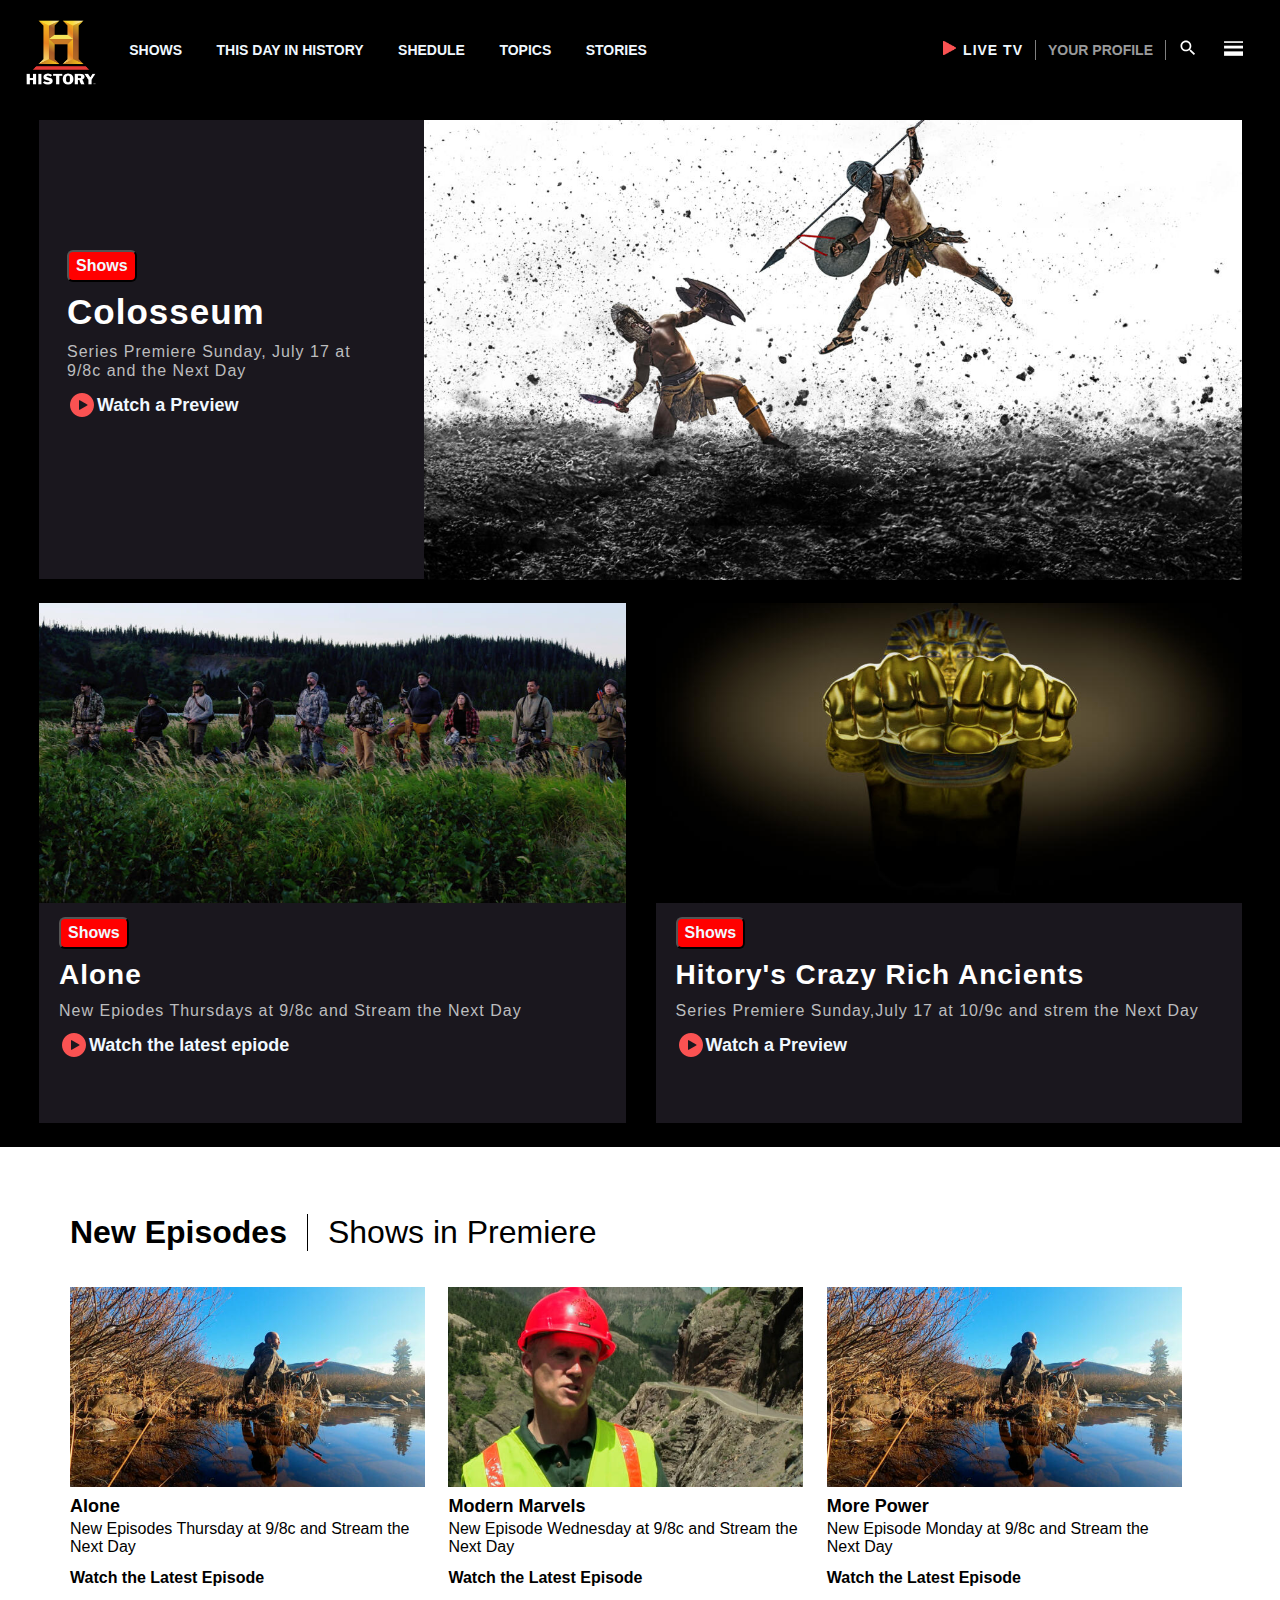
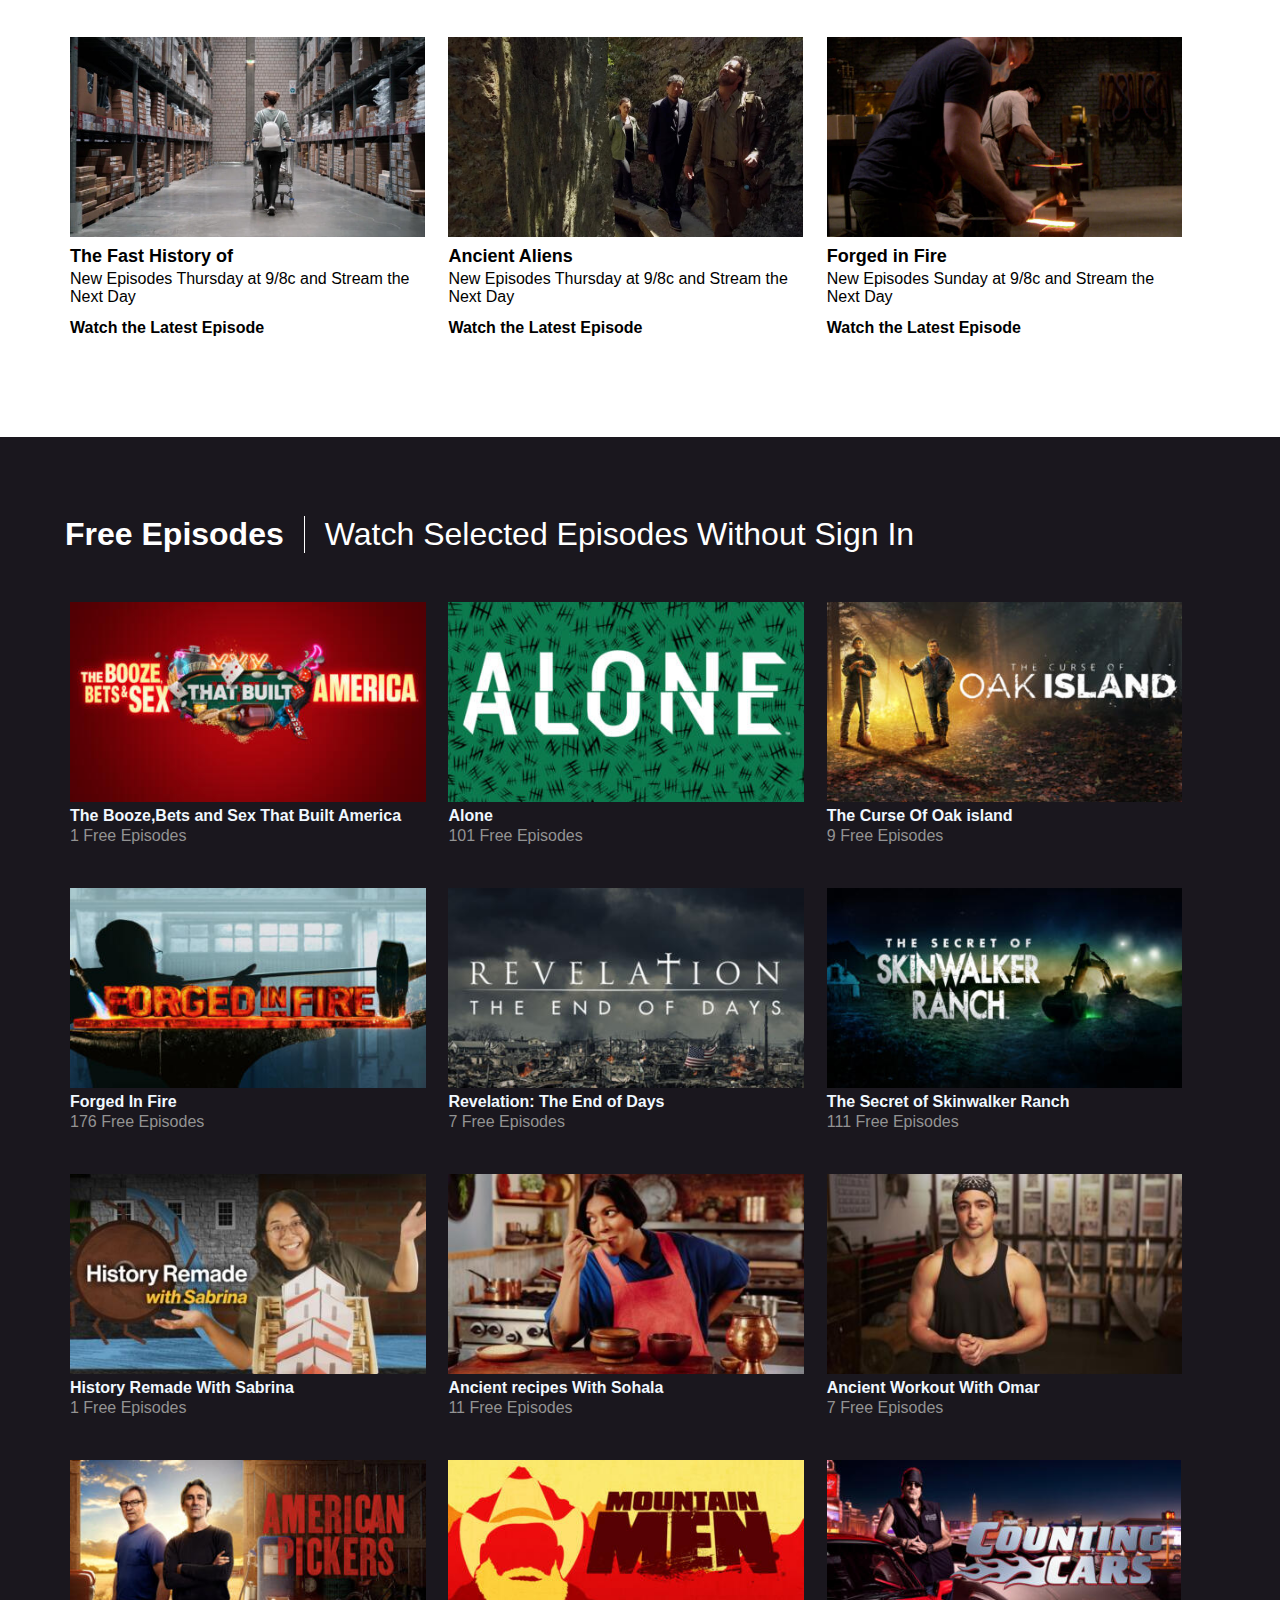
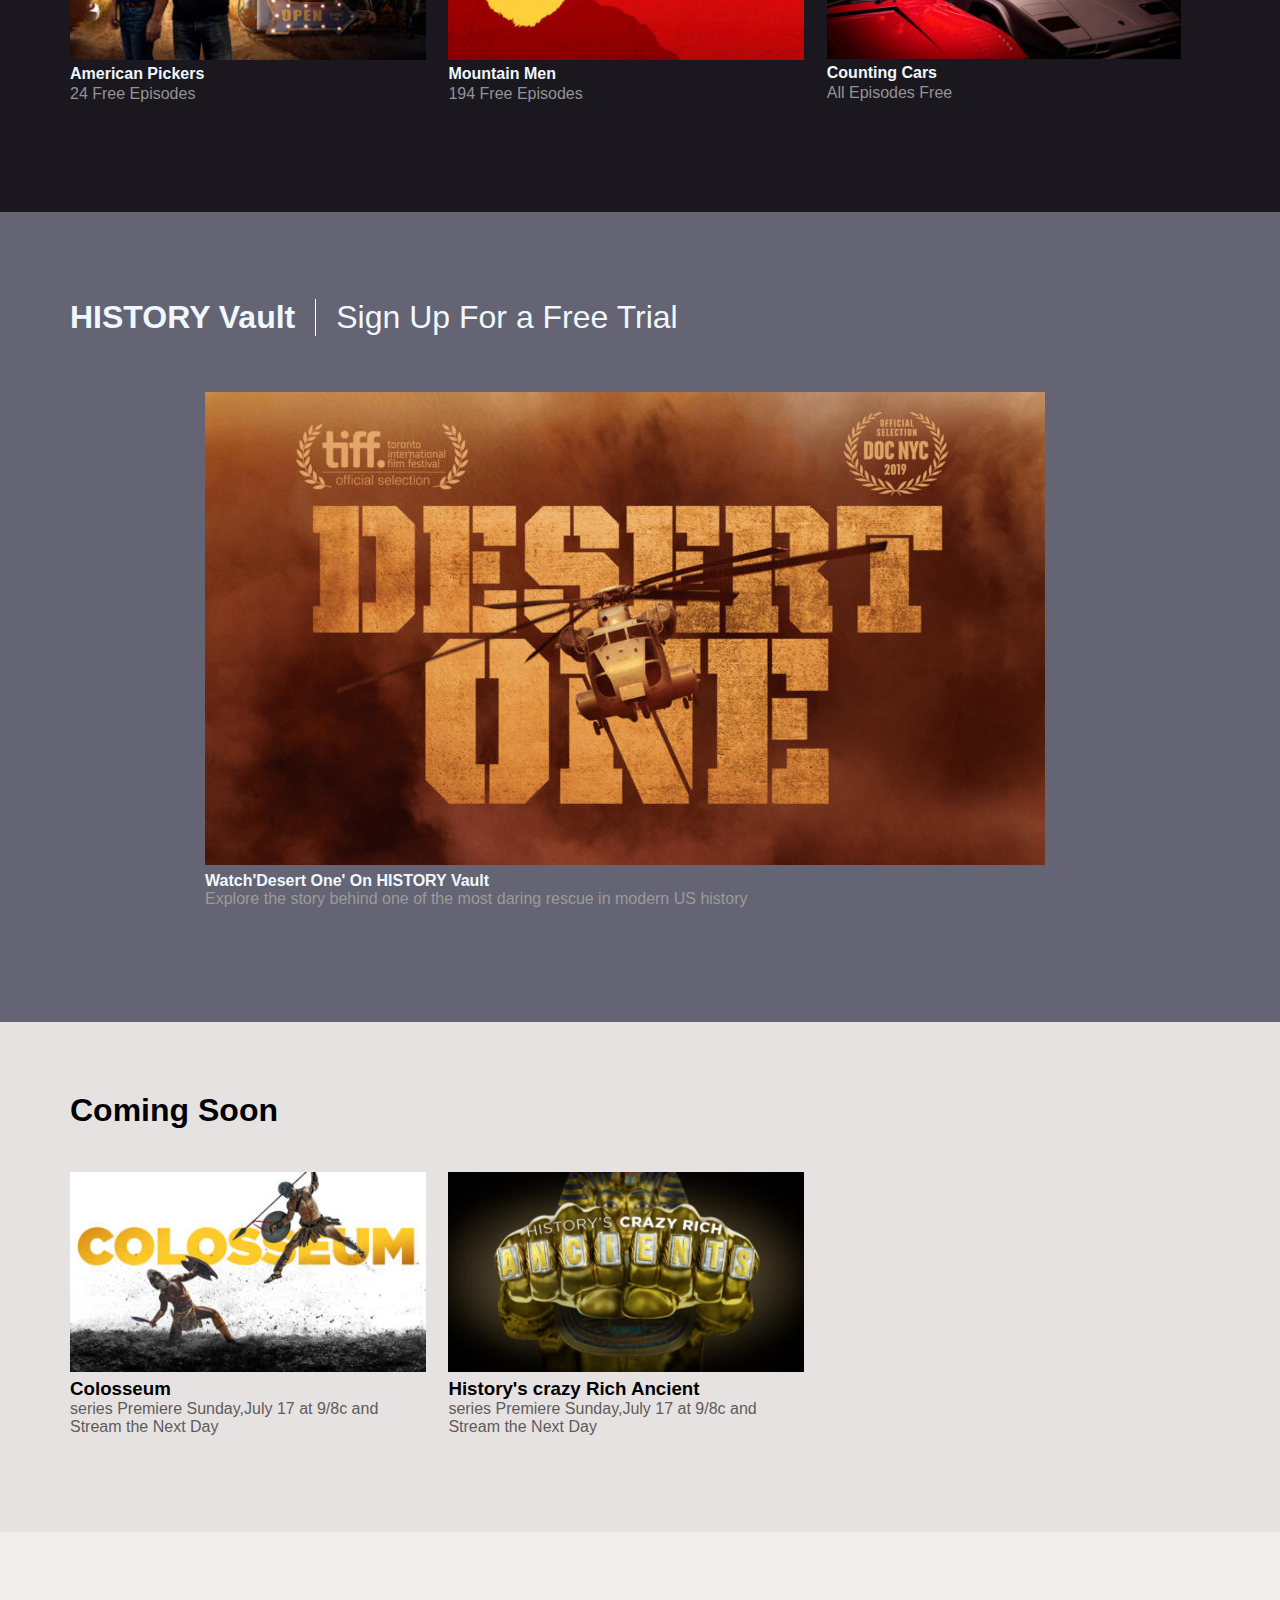
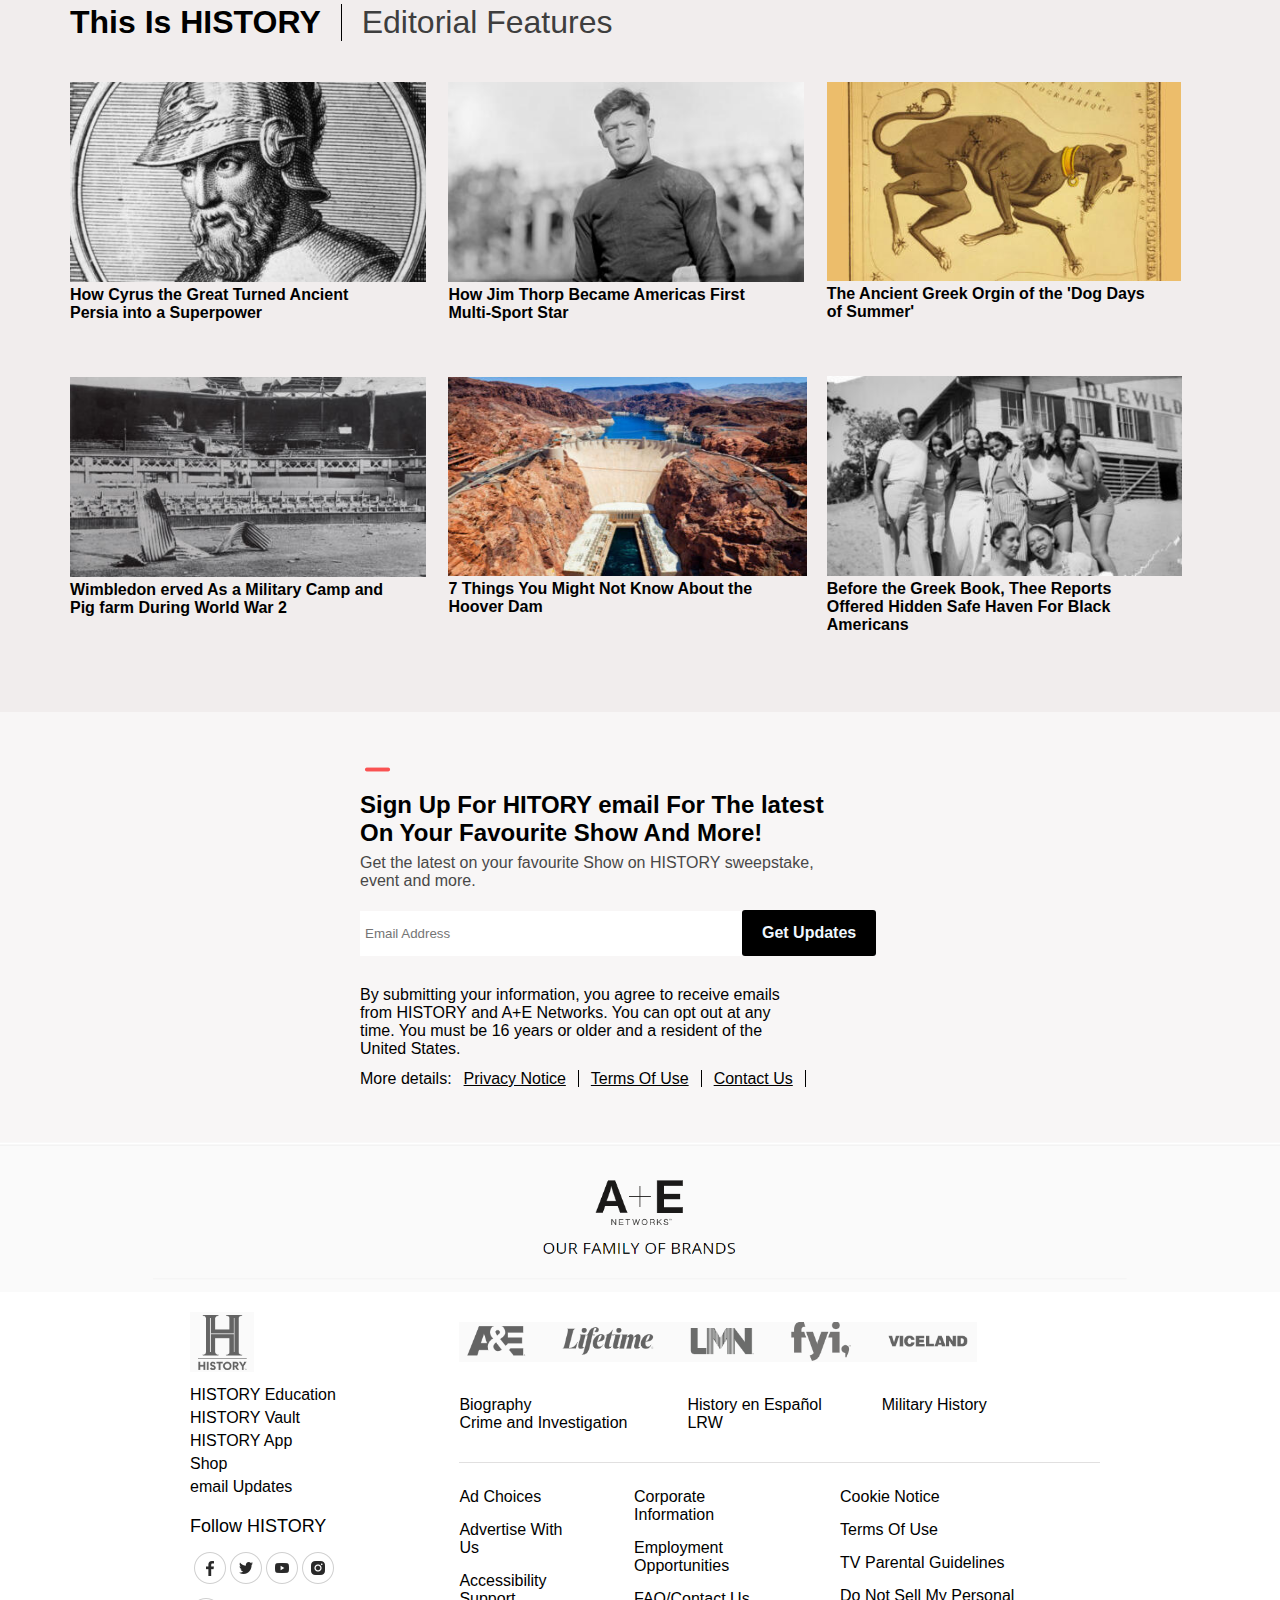
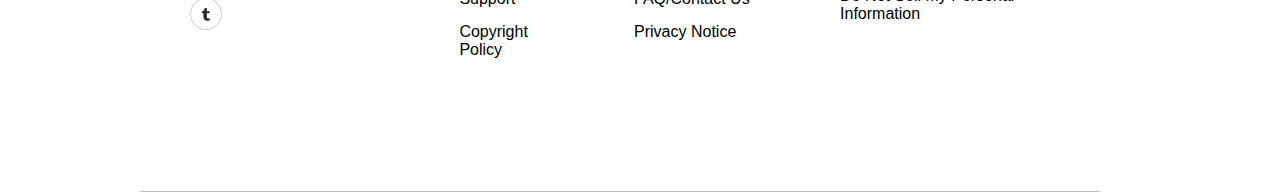
<file: index.html>
<!DOCTYPE html>
<html lang="en">
<head>
    <meta charset="UTF-8">
    <meta http-equiv="X-UA-Compatible" content="IE=edge">
    <meta name="viewport" content="width=device-width, initial-scale=1.0">
    <link rel="stylesheet" href="style.css">
    <title>history.com</title>
</head>
<body>

    <nav>
        <div class="nav-left">
            <img src="history/History-Channel-Logo.png" alt="logo" height="100px" class="logo1">
            
            <ul>
                <li><a href="">SHOWS</a></li>
                <li><a href="">THIS DAY IN HISTORY</a></li>
                <li><a href="">SHEDULE</a></li>
                <li><a href="">TOPICS</a></li>
                <li><a href="">STORIES</a></li>
            </ul>
        </div>
        <div class="nav-right">
            <div class="live">
               <img src="history/icons8-play-30.png" alt="">
              
            </div>
            <div class="live">
                <a href="">LIVE TV</a>
            </div>
            <div class="profile">
               <a href="">YOUR PROFILE</a>
            </div>
            <div class="search">
                <img src="history/search_white_24dp.svg" alt="">
            </div>
            <div class="three">
                <img src="history/icons8-line-width-32.png" alt="">
            </div>
        </div>
     
    </nav>
<!----------------- NAV END---------------->

    <div class="container-1">
        <div class="left-1">
            <div class="button-1">
                <button type="button">Shows</button>
            </div>
            <div class="h-1">
                <h1>Colosseum</h1>
            </div>
            <div class="p-1">
                <p>Series Premiere Sunday, July 17 at <br>9/8c and the Next Day</p>
            </div>
            <div class="watch">
               <a href=""><img src="history/icons8-play-button-circled-30.png" alt="">Watch a Preview</a>
            </div>
            


        </div>
        <div class="right-1">
            <img src="history/1st image.jpg" alt="" height="460" width="100%">
        </div>
    </div>
    <!-- ----------CONTAINER-1 END ----------->
    <div class="container-2">
        <div class="left-2">
            <img src="history/image 2.jpg" alt="" height="300" width="100%">
            <div class="button-2">
                <button type="button">Shows</button>
            </div>
            <div class="h-2">
                <h1>Alone</h1>
            </div>
            <div class="p-2">
                <p>New Epiodes Thursdays at 9/8c and Stream the Next Day</p>
            </div>
            <div class="watch-2">
               <a href=""><img src="history/icons8-play-button-circled-30.png" alt="">Watch the latest epiode</a>
            </div>
            
        </div>
        <div class="right-2">
            <img src="history/image 3.jpg" alt="" height="300" width="100%">
            <div class="button-3">
                <button type="button">Shows</button>
            </div>
            <div class="h-3">
                <h1>Hitory's Crazy Rich Ancients</h1>
            </div>
            <div class="p-3">
                <p>Series Premiere Sunday,July 17 at 10/9c and strem the Next Day</p>
            </div>
            <div class="watch-3">
               <a href=""><img src="history/icons8-play-button-circled-30.png" alt="">Watch a Preview</a>
            </div>
        </div>
    </div>
        <!---------------- container 2 ends---------- -->

    <div class="container-3">
        <div>
            <h1>New Episodes</h1>
        </div>
        <div>
            <p>Shows in Premiere</p>
        </div>
    </div>

    <!----------------- CONTAINER 3 ENDS--------- -->

    <div class="container-4">
        <div class="left-side">
            <img src="history/IMAGE 4.jpg" alt="" height="200px">
            <div class="h-4">
                <h4>Alone</h4>
            </div>
            <div class="p-4">
                <p>New Episodes Thursday at 9/8c and Stream the <br>Next Day</p>
            </div>
            <div class="pp-4">
                <p>Watch the Latest Episode</p>
            </div>
            <img src="history/IMAGE 7.jpg" alt=""  height="200px" class="image-7">
            <div class="h-4">
                <h4>The Fast History of</h4>
            </div>
            <div class="p-4">
                <p>New Episodes Thursday at 9/8c and Stream the <br>Next Day</p>
            </div>
            <div class="pp-4">
                <p>Watch the Latest Episode</p>
            </div>

    <!--------------- LEFT SIDE END------------ -->
          
        </div>
        <div class="middle">
            <img src="history/IMAGE 5.jpg" alt="" height="200px">
            <div class="h-4">
                <h4>Modern Marvels</h4>
            </div>
            <div class="p-4">
                <p>New Episode Wednesday at 9/8c and Stream the <br> Next Day</p>
            </div>
            <div class="pp-4">
                <p>Watch the Latest Episode</p>
            </div>
            <div>
                <img src="history/IMAGE 8.jpg" alt=""  height="200px" class="image-8">
            </div>
            <div class="h-4">
                <h4>Ancient Aliens</h4>
            </div>
            <div class="p-4">
                <p>New Episodes Thursday at 9/8c and Stream the <br>Next Day</p>
            </div>
            <div class="pp-4">
                <p>Watch the Latest Episode</p>
            </div>
        </div>




        <!--------------------- MIDDLE END------------------- -->


        <div class="right-side">
            <img src="history/IMAGE 4.jpg" alt=""  height="200">

            <div class="h-4">
                <h4>More Power</h4>
            </div>
            <div class="p-4">
                <p>New Episode Monday at 9/8c and Stream the <br> Next Day</p>
            </div>
            <div class="pp-4">
                <p>Watch the Latest Episode</p>
            </div>
            <img src="history/IMAGE 9.jpg" alt="" height="200px" class="image-9">
            <div class="h-4">
                <h4>Forged in Fire</h4>
            </div>
            <div class="p-4">
                <p>New Episodes Sunday at 9/8c and Stream the <br>Next Day</p>
            </div>
            <div class="pp-4">
                <p>Watch the Latest Episode</p>
            </div>
        </div>

    </div>

    <!-------------------------- CONTAINER 4 ENDS--------------------- -->


    <div class="container-5">
        <div>
            <h1>Free Episodes</h1>
        </div>
        <div>
            <p>Watch Selected Episodes Without Sign In</p>
        </div>

    </div>
    
    <!----------------------- CONTAINER 5 ENDS------------------ -->

    <div class="container-6">
        <div class="left-side-2">
            <img src="history/IMAGE 10.jpg" alt=""  height="200px">
            <div class="h5-6">
                <h4>The Booze,Bets and Sex That Built America</h4>
            </div>
            <div class="p-6">
                <p>1 Free Episodes</p>
            </div>


            <img src="history/IMAGE 13.jpg" alt="" height="200px">
            <div class="h5-6">
                <h4>Forged In Fire</h4>
            </div>
            <div class="p-6">
                <p>176 Free Episodes</p>
            </div>


            <img src="history/IMAGE 16.jpg" alt=""  height="200px">
            <div class="h5-6">
                <h4>History Remade With Sabrina</h4>
            </div>
            <div class="p-6">
                <p>1 Free Episodes</p>
            </div>


            <img src="history/IMAGE 19.jpg" alt=""  height="200px">
            <div class="h5-6">
                <h4>American Pickers</h4>
            </div>
            <div class="p-6">
                <p>24 Free Episodes</p>
            </div>



    <!------------------- LEFT SIDE ENDS------------------ -->

        </div>
        <div class="middle-2">
            <img src="history/IMAGE 11.jpg" alt="" height="200px">
            <div class="h5-6">
                <h4>Alone</h4>
            </div>
            <div class="p-6">
                <p>101 Free Episodes</p>
            </div>


            <img src="history/IMAGE 14.jpg" alt="" height="200px">
            <div class="h5-6">
                <h4>Revelation: The End of Days</h4>
            </div>
            <div class="p-6">
                <p>7 Free Episodes</p>
            </div>


            <img src="history/IMAGE 17.jpg" alt="" height="200px">
            <div class="h5-6">
                <h4>Ancient recipes With Sohala</h4>
            </div>
            <div class="p-6">
                <p>11 Free Episodes</p>
            </div>


            <img src="history/IMAGE 20.jpg" alt="" height="200px">
            <div class="h5-6">
                <h4>Mountain Men</h4>
            </div>
            <div class="p-6">
                <p>194 Free Episodes</p>
            </div>

        </div>


    <!---------------------- MIDDLE ENDS---------------------- -->


        <div class="right-side-2">
            <img src="history/IMAGE 12.jpg" alt="" height="200px">
            <div class="h5-6">
                <h4>The Curse Of Oak island</h4>
            </div>
            <div class="p-6">
                <p>9 Free Episodes</p>
            </div>


            <img src="history/IMAGE 15.jpg" alt="" height="200px">
            <div class="h5-6">
                <h4>The Secret of Skinwalker Ranch</h4>
            </div>
            <div class="p-6">
                <p>111 Free Episodes</p>
            </div>


            <img src="history/IMAGE 18.jpg" alt="" height="200px">
            <div class="h5-6">
                <h4>Ancient Workout With Omar</h4>
            </div>
            <div class="p-6">
                <p>7 Free Episodes</p>
            </div>


            <img src="history/IMAGE 21.jpg" alt="" height="199px">
            <div class="h5-6">
                <h4>Counting Cars</h4>
            </div>
            <div class="p-6">
                <p>All Episodes Free</p>
            </div>

        </div>
    </div>

    <!------------------ CONTAINER 6 ENDS---------------- -->

    <div class="container-7">
        <div>
            <h1>HISTORY Vault</h1>
        </div>
        <div>
            <p>Sign Up For a Free Trial</p>
        </div>

    </div>

    <!---------------------- CONTAINER 7 ENDS----------------- -->

    <div class="container-8">
        <img src="history/IMAGE 22.jpg" alt="">
        <div class="h4-8">
            <h4>Watch'Desert One' On HISTORY Vault</h4>
        </div>
        <div class="p-8">
            <p>Explore the story behind one of the most daring rescue in modern US history</p>
        </div>

    </div>

    <!-------------------- CONTAINER 8 ENDS------------------------- -->

    <div class="container-9">
        <div>
            <h1>Coming Soon</h1>
        </div>
    </div>

    <div class="container-10">
        <div class="left-side">
            <img src="history/colosseum-2048x1152-promo-16x9-1.jpg" alt="" height="200px">
            <div class="h3-10">
                <h3>Colosseum</h3>
            </div>
            <div class="p-10">
                <p>series Premiere Sunday,July 17 at 9/8c and <br>Stream the Next Day</p>
            </div>

        </div>
        <div class="right-side">
            <img src="history/IMAGE 23.jpg" alt="" height="200px">
            <div class="h3-10">
                <h3>History's crazy Rich Ancient</h3>
            </div>
            <div class="p-10">
                <p>series Premiere Sunday,July 17 at 9/8c and <br>Stream the Next Day</p>
            </div>
        </div>
    </div>

    <!--------------------- CONTAINER 10 ENDS------------------ -->

    <div class="container-11">
        <div>
            <h1>This Is HISTORY</h1>
        </div>
        <div>
            <p>Editorial Features</p>
        </div>

    </div>

    <!------------------- CONTAINER 11 ENDS--------------- -->

    <div class="container-12">
        <div class="left-3">
            <img src="history/IMAGE 24.jpg" alt="" height="200px">
            <div>
                <a href="">How Cyrus the Great Turned Ancient <br> Persia into a Superpower</a>
            </div>
            <img src="history/IMAGE 27.jpg" alt="" height="200px" class="img1">
            <div>
                <a href="">Wimbledon erved As a Military Camp and <br>Pig farm During World War 2</a>
            </div>

        </div>
        <div class="middle-3">
            <img src="history/IMAGE 25.jpeg" alt="" height="200px">
            <div>
                <a href="">How Jim Thorp Became Americas First <br>Multi-Sport Star</a>
            </div>
            <img src="history/IMAGE 28.jpg" alt="" width="100%" height="199px" class="img1">
            <div>
                <a href="">7 Things You Might  Not Know About the <br> Hoover Dam</a>
            </div>

        </div>
        <div class="right-3">
            <img src="history/IMAGE 26.jpg" alt="" height="199px">
            <div>
                <a href="">The Ancient Greek Orgin of the 'Dog Days <br> of Summer'</a>
            </div>
            <img src="history/IMAGE 29.jpg" alt="" height="200px" class="img1">
            <div>
                <a href="">Before the Greek Book, Thee Reports <br>Offered Hidden Safe Haven For Black <br>Americans</a>
            </div>

        </div>
    </div>

    <!----------------- CONTAINER 12 ENDS-------------- -->

    <diV class="container-13">
        <div>
            <img src="history/icons8-horizontal-line-64.png" alt=""  height="35px">
        </div>
        <div>
            <h2>Sign Up For HITORY email For The latest <br>On Your Favourite Show And More!</h2>
        </div>
        <div class="p-13">
            <P>Get the latest on your favourite Show on HISTORY sweepstake, <br>event and more.</P>
        </div>
        <div class="email">
            <div class="mail-btn">
                <div>
                    <input type="email" placeholder="Email Address">
                </div>
                <div>
                    <button>Get Updates</button>
                </div>
               
            </div>
        </div>
        <div class="pp-13">
            <p>By submitting your information, you agree to receive emails <br> from HISTORY and A+E Networks. You can opt out at any <br> time. You must be 16 years or older and a resident of the <br> United States.</p>
        </div>
        <div class="ul">
            <div class="ul-li">
                <ul>
                    <li>More details:</li>
                    <li><a href="">Privacy Notice</a></li>
                    <li><a href="">Terms Of Use</a></li>
                    <li><a href="">Contact Us</a></li>
                </ul>
            </div>
        </div>

    </diV>
    
    <!--------------------- container 13 ends------------------------ -->

    <div class="container-14">
        <img src="history/Capture.PNG" alt="" width="100%" height="150px">
    </div>
    <div class="container-15">
        <div class="footer">
            <div class="footer-left">
                <div>
                    <img src="history/footer1.PNG" alt="" height="60">
                </div>
                <div>
                    <ul>
                        <li><a href=""> HISTORY Education</a></li>
                        <li><a href=""> HISTORY Vault</a></li>
                        <li><a href=""> HISTORY App</a></li>
                        <li><a href="">Shop</a> </li>
                        <li><a href="">email Updates</a> </li>
                    </ul>
                </div>
                <div>
                    <p>Follow HISTORY</p>
                </div>
                <div class="logos">
                    <div>
                        <a href=""><img src="history/facebook.png" alt=""></a>
                    </div>
                    <div>
                        <a href=""><img src="history/twitter.png" alt=""></a>
                    </div>
                    <div>
                        <a href=""><img src="history/youtube.png" alt=""></a>
                    </div>
                    <div>
                        <a href=""><img src="history/instagram.png" alt=""></a>
                    </div>
                </div>
                <div>
                    <a href=""><img src="history/tumblr.png" alt=""></a>
                </div>
            </div>
            <div class="footer-right">
                <div>
                    <img src="history/footer 2.PNG" alt="" height=40>
                </div>
                <div class="footer-right-left">
                    <div class="footer-a">
                        <div>
                            <a href="">Biography</a>
                        </div>
                        <div>
                            <a href="">Crime and Investigation</a>
                        </div>
                       
                        

                    </div>
                    <div class="footer-a">
                        <div>
                            <a href="">History en Español</a>
                        </div>
                        <div>
                            <a href="">LRW</a>
                        </div>
                       
                       

                    </div>
                    <div class="footer-a">
                        <div>
                            <a href="">Military History</a>
                        </div>
                        

                    </div>
                </div>

                <div class="footer-right-2">
                    <div class="footer-a">
                        <ul>
                            <li><a href="">Ad Choices</a></li>
                            <li><a href="">Advertise With Us</a></li>
                            <li><a href="">Accessibility Support</a></li>
                            <li><a href="">Copyright Policy</a></li>
                        </ul>
                    </div>
                    <div class="footer-a">
                        <ul>
                            <li><a href="">Corporate Information</a></li>
                            <li><a href="">Employment Opportunities</a></li>
                            <li><a href="">FAQ/Contact Us</a></li>
                            <li><a href="">Privacy Notice</a></li>
                        </ul>

                    </div>
                    <div class="footer-a">
                        <ul>
                            <li><a href="">Cookie Notice</a></li>
                            <li><a href="">Terms Of Use</a></li>
                            <li><a href="">TV Parental Guidelines</a></li>
                            <li><a href="">Do Not Sell My Personal Information</a></li>
                        </ul>

                    </div>

                </div>



                
                

            </div>
        </div>
    </div>
</body>
</html>
</file>
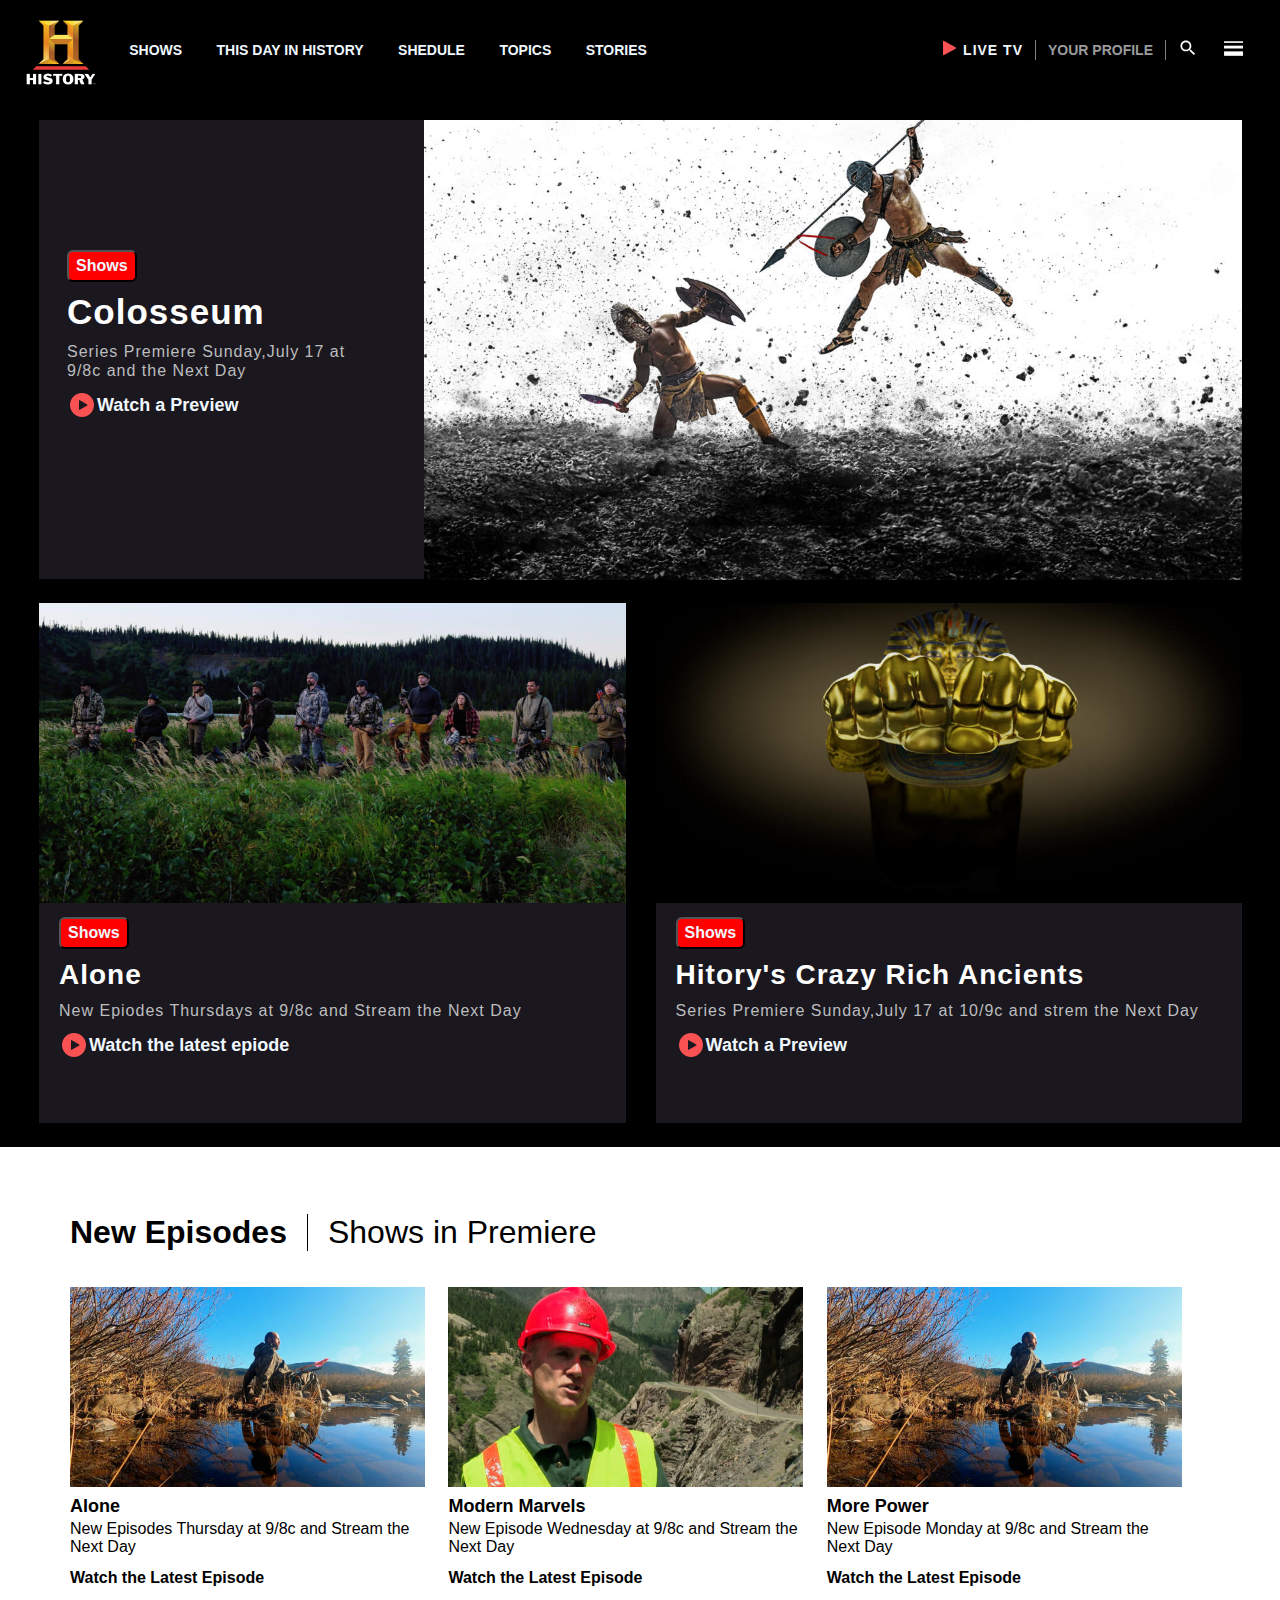
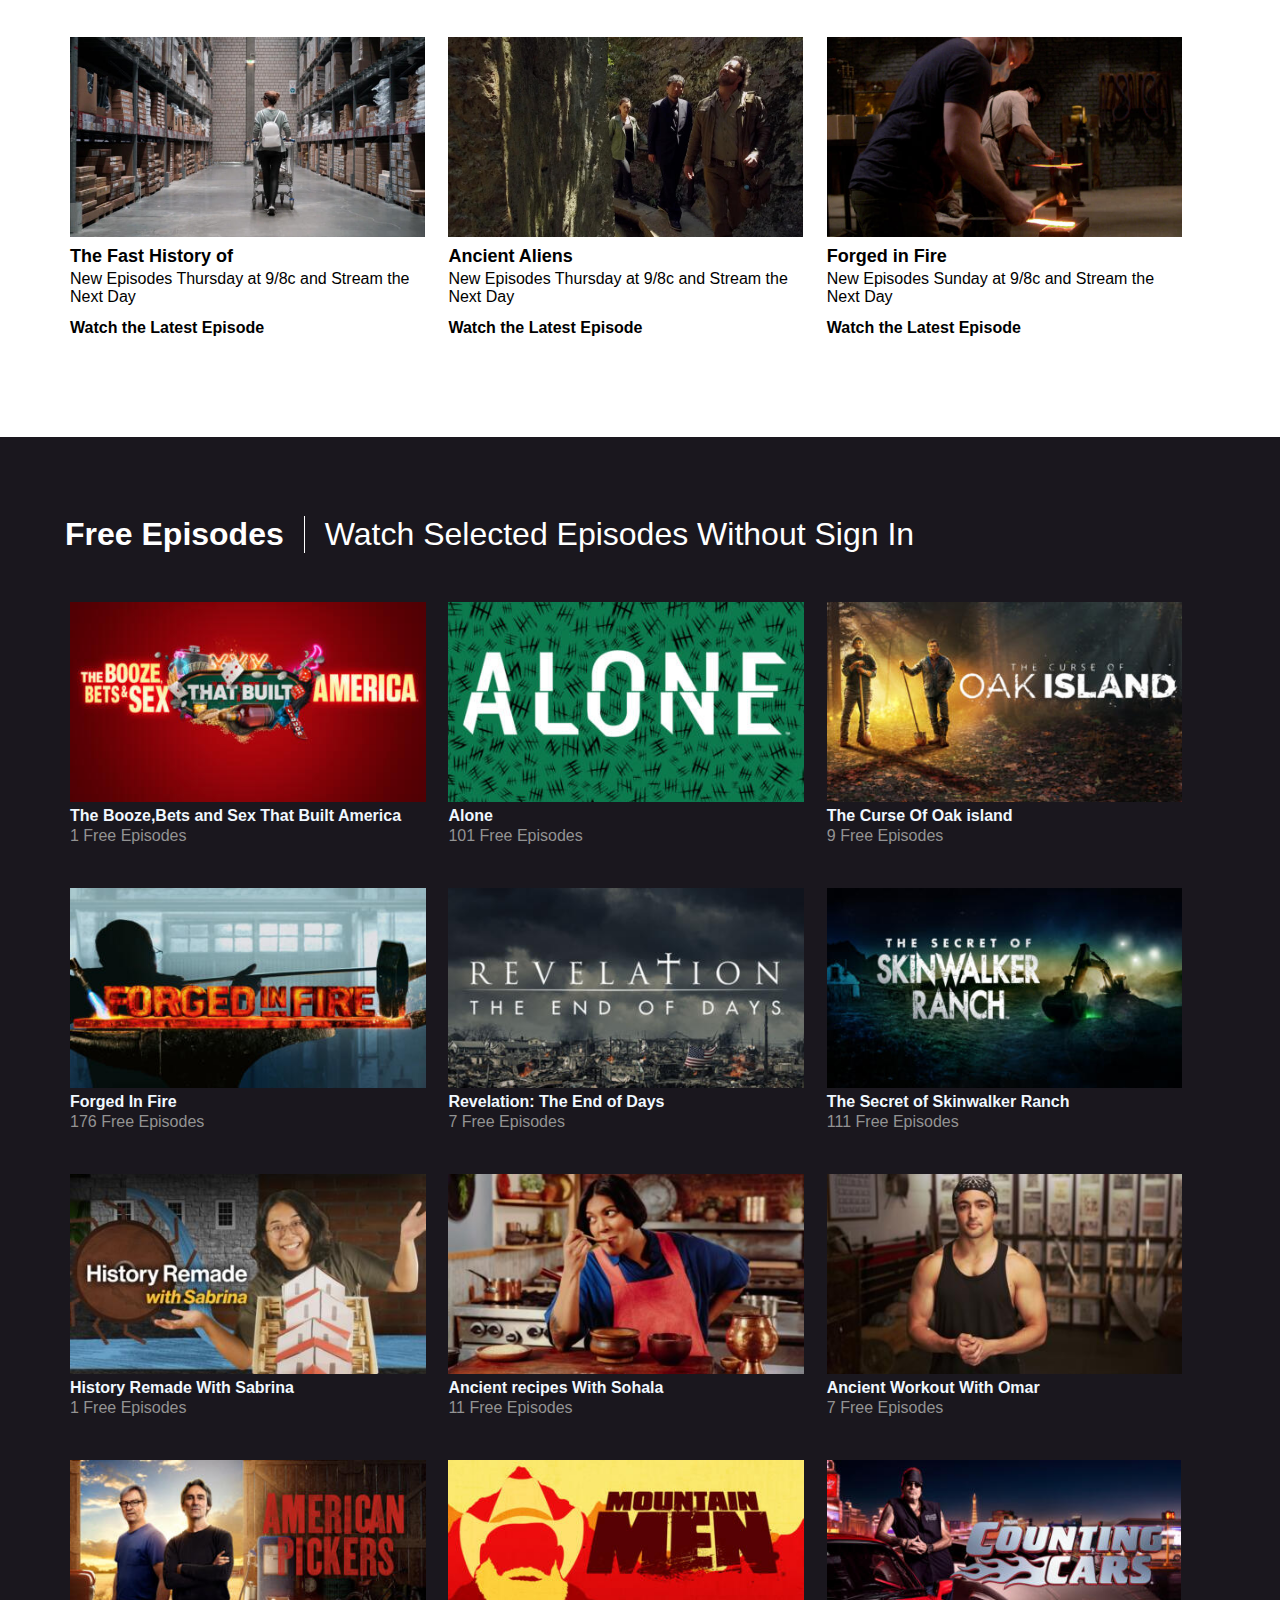
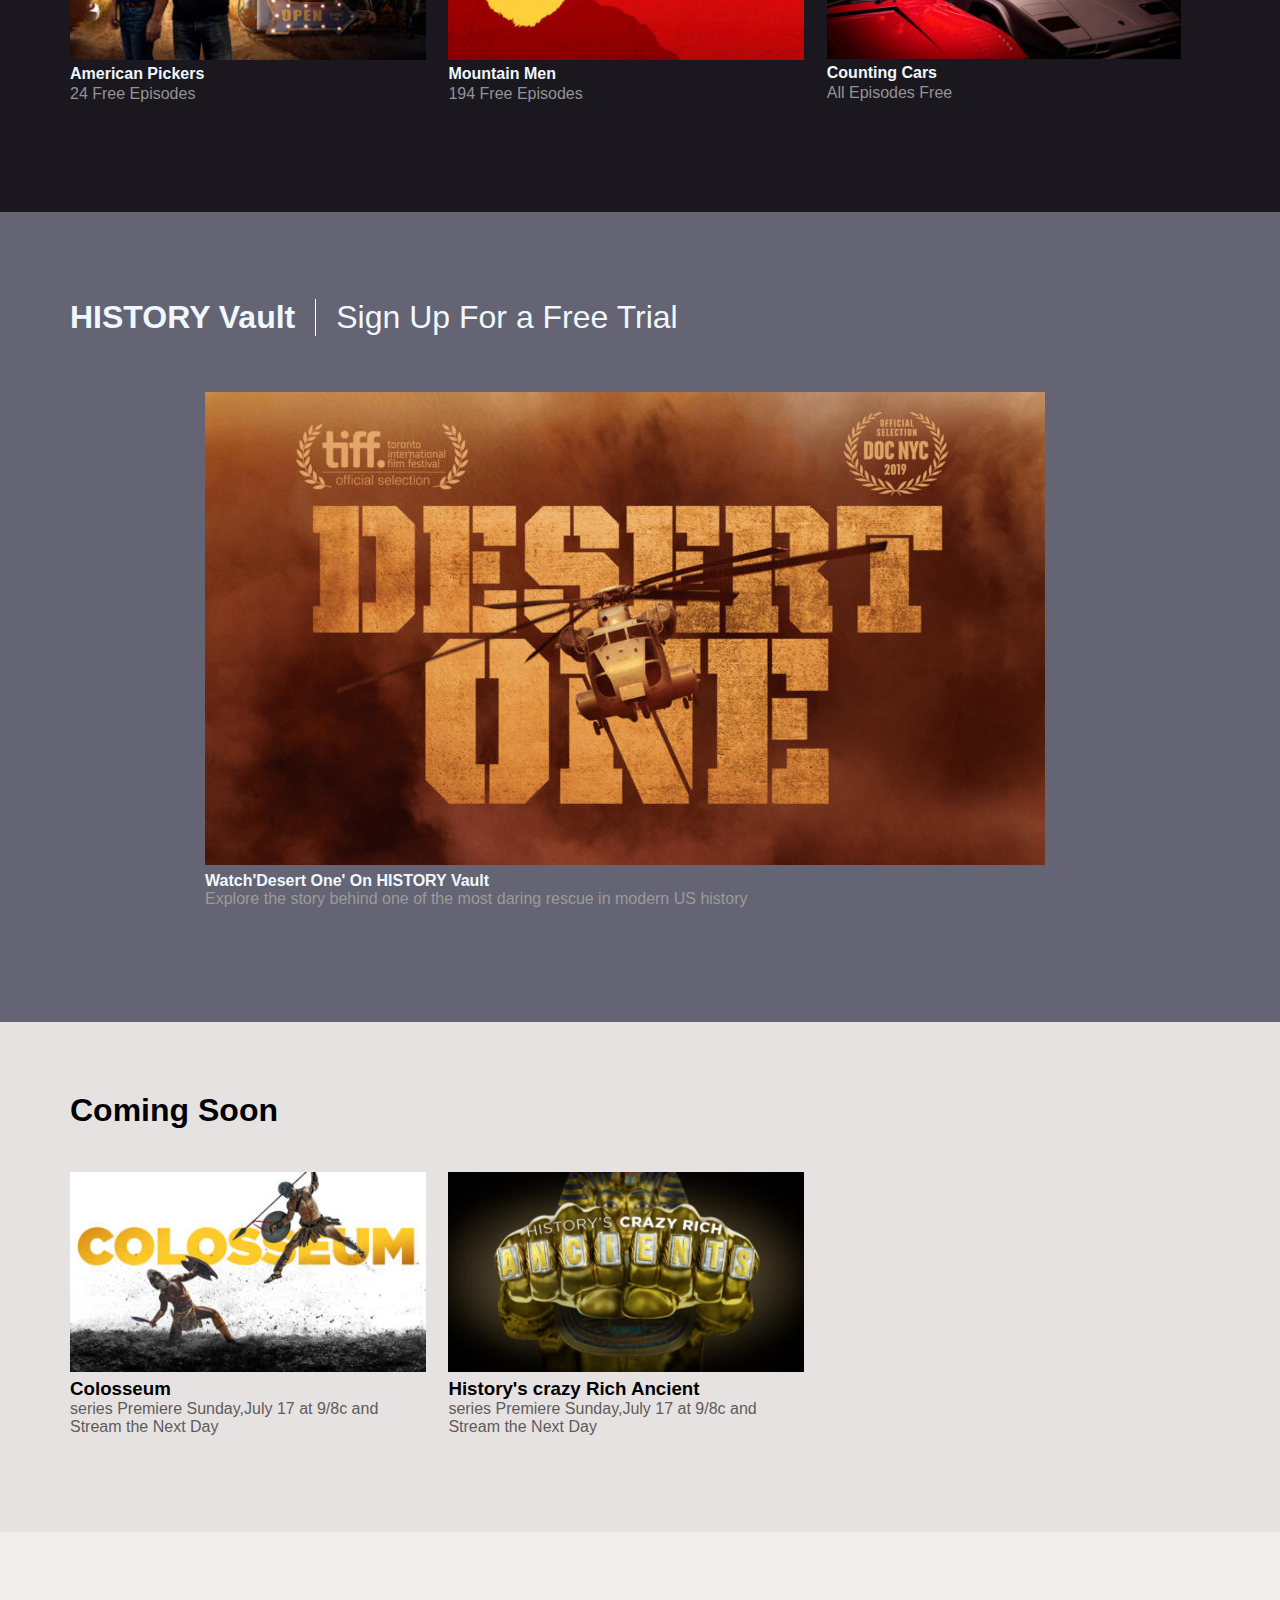
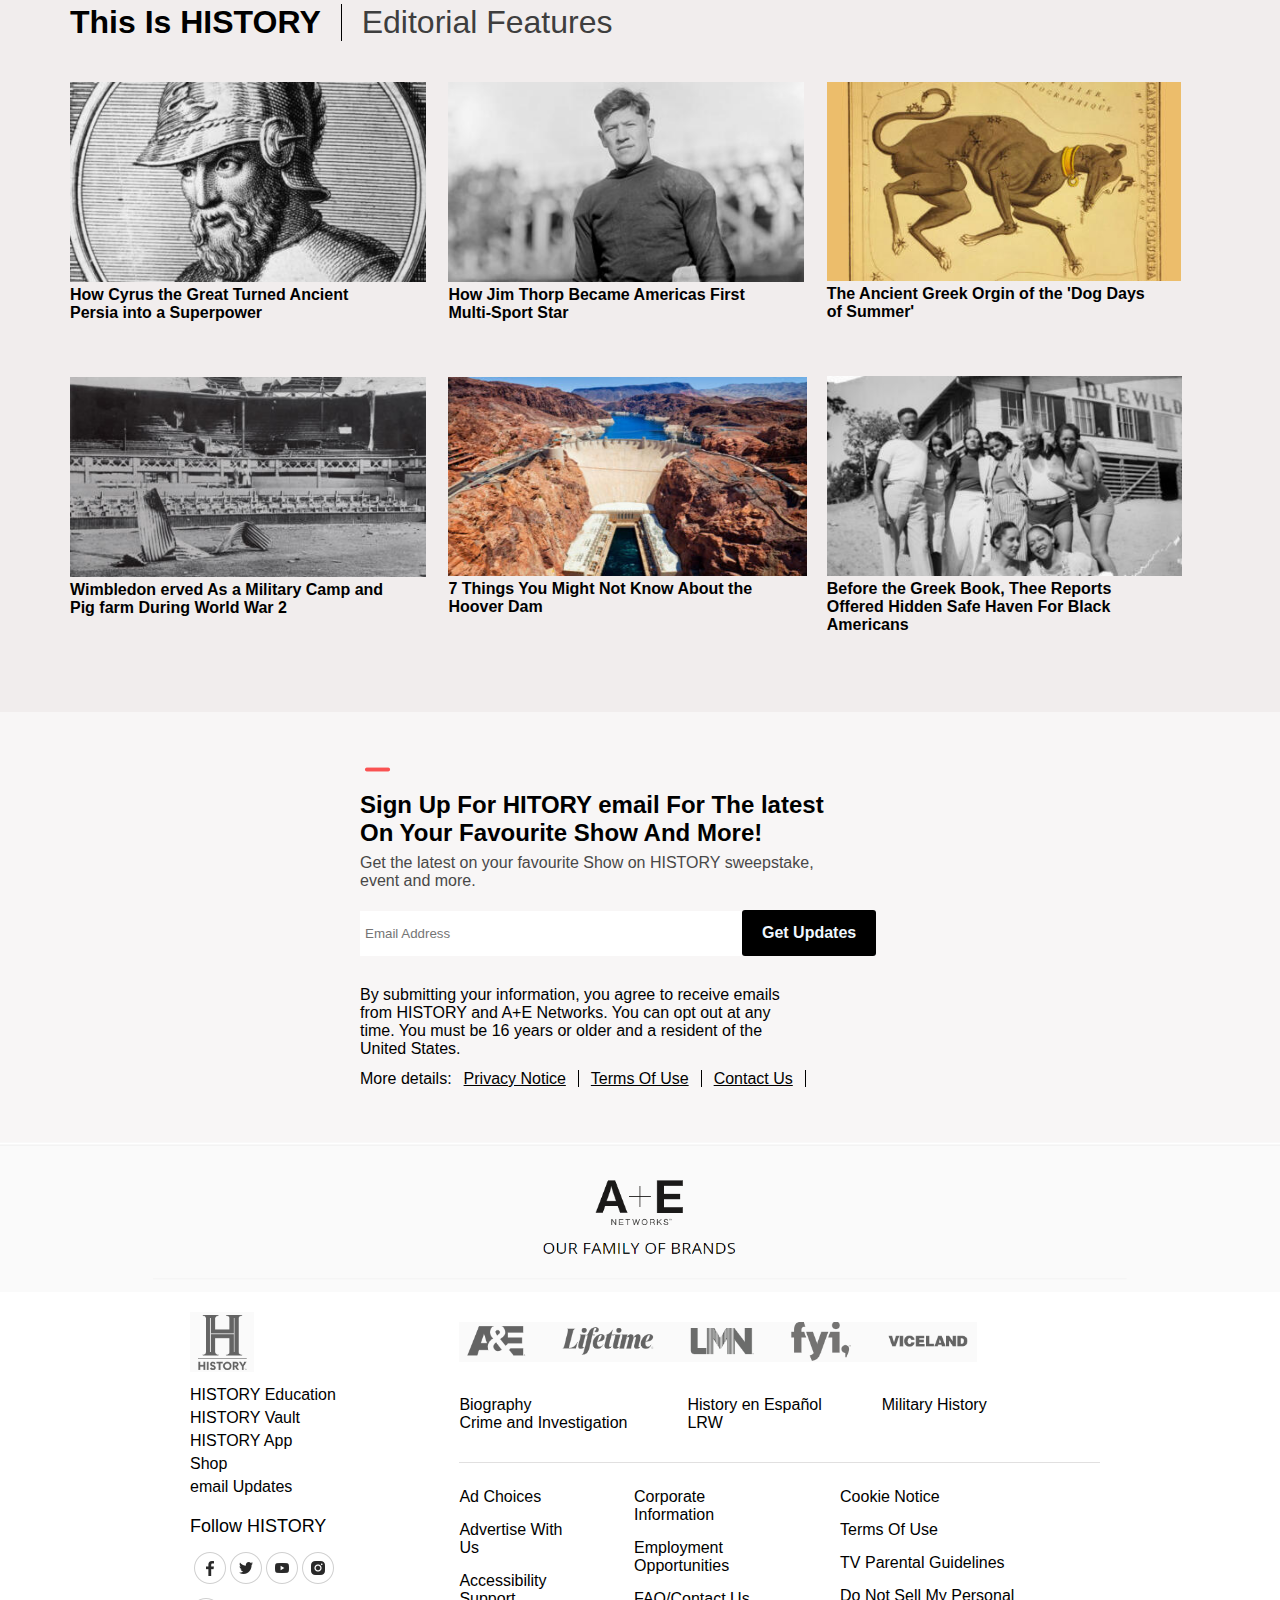
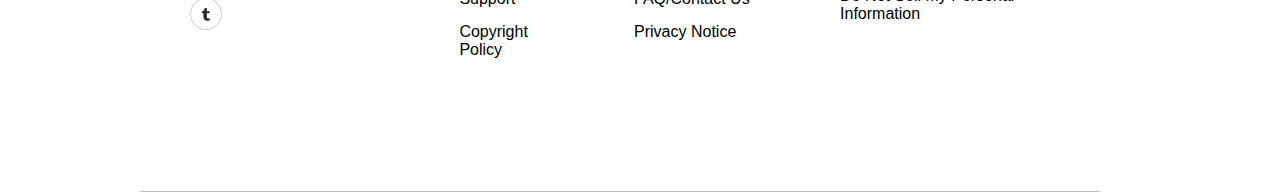
<file: history.html>
<!DOCTYPE html>
<html lang="en">
<head>
    <meta charset="UTF-8">
    <meta http-equiv="X-UA-Compatible" content="IE=edge">
    <meta name="viewport" content="width=device-width, initial-scale=1.0">
    <link rel="stylesheet" href="history.css">
    <title>history.com</title>
</head>
<body>

    <nav>
        <div class="nav-left">
            <img src="history/History-Channel-Logo.png" alt="logo" height="100px" class="logo1">
            
            <ul>
                <li><a href="">SHOWS</a></li>
                <li><a href="">THIS DAY IN HISTORY</a></li>
                <li><a href="">SHEDULE</a></li>
                <li><a href="">TOPICS</a></li>
                <li><a href="">STORIES</a></li>
            </ul>
        </div>
        <div class="nav-right">
            <div class="live">
               <img src="history/icons8-play-30.png" alt="">
              
            </div>
            <div class="live">
                <a href="">LIVE TV</a>
            </div>
            <div class="profile">
               <a href="">YOUR PROFILE</a>
            </div>
            <div class="search">
                <img src="history/search_white_24dp.svg" alt="">
            </div>
            <div class="three">
                <img src="history/icons8-line-width-32.png" alt="">
            </div>
        </div>
     
    </nav>
<!----------------- NAV END---------------->

    <div class="container-1">
        <div class="left-1">
            <div class="button-1">
                <button type="button">Shows</button>
            </div>
            <div class="h-1">
                <h1>Colosseum</h1>
            </div>
            <div class="p-1">
                <p>Series Premiere Sunday,July 17 at <br>9/8c and the Next Day</p>
            </div>
            <div class="watch">
               <a href=""><img src="history/icons8-play-button-circled-30.png" alt="">Watch a Preview</a>
            </div>
            


        </div>
        <div class="right-1">
            <img src="history/1st image.jpg" alt="" height="460" width="100%">
        </div>
    </div>
    <!-- ----------CONTAINER-1 END ----------->
    <div class="container-2">
        <div class="left-2">
            <img src="history/image 2.jpg" alt="" height="300" width="100%">
            <div class="button-2">
                <button type="button">Shows</button>
            </div>
            <div class="h-2">
                <h1>Alone</h1>
            </div>
            <div class="p-2">
                <p>New Epiodes Thursdays at 9/8c and Stream the Next Day</p>
            </div>
            <div class="watch-2">
               <a href=""><img src="history/icons8-play-button-circled-30.png" alt="">Watch the latest epiode</a>
            </div>
            
        </div>
        <div class="right-2">
            <img src="history/image 3.jpg" alt="" height="300" width="100%">
            <div class="button-3">
                <button type="button">Shows</button>
            </div>
            <div class="h-3">
                <h1>Hitory's Crazy Rich Ancients</h1>
            </div>
            <div class="p-3">
                <p>Series Premiere Sunday,July 17 at 10/9c and strem the Next Day</p>
            </div>
            <div class="watch-3">
               <a href=""><img src="history/icons8-play-button-circled-30.png" alt="">Watch a Preview</a>
            </div>
        </div>
    </div>
        <!---------------- container 2 ends---------- -->

    <div class="container-3">
        <div>
            <h1>New Episodes</h1>
        </div>
        <div>
            <p>Shows in Premiere</p>
        </div>
    </div>

    <!----------------- CONTAINER 3 ENDS--------- -->

    <div class="container-4">
        <div class="left-side">
            <img src="history/IMAGE 4.jpg" alt="" height="200px">
            <div class="h-4">
                <h4>Alone</h4>
            </div>
            <div class="p-4">
                <p>New Episodes Thursday at 9/8c and Stream the <br>Next Day</p>
            </div>
            <div class="pp-4">
                <p>Watch the Latest Episode</p>
            </div>
            <img src="history/IMAGE 7.jpg" alt=""  height="200px" class="image-7">
            <div class="h-4">
                <h4>The Fast History of</h4>
            </div>
            <div class="p-4">
                <p>New Episodes Thursday at 9/8c and Stream the <br>Next Day</p>
            </div>
            <div class="pp-4">
                <p>Watch the Latest Episode</p>
            </div>

    <!--------------- LEFT SIDE END------------ -->
          
        </div>
        <div class="middle">
            <img src="history/IMAGE 5.jpg" alt="" height="200px">
            <div class="h-4">
                <h4>Modern Marvels</h4>
            </div>
            <div class="p-4">
                <p>New Episode Wednesday at 9/8c and Stream the <br> Next Day</p>
            </div>
            <div class="pp-4">
                <p>Watch the Latest Episode</p>
            </div>
            <div>
                <img src="history/IMAGE 8.jpg" alt=""  height="200px" class="image-8">
            </div>
            <div class="h-4">
                <h4>Ancient Aliens</h4>
            </div>
            <div class="p-4">
                <p>New Episodes Thursday at 9/8c and Stream the <br>Next Day</p>
            </div>
            <div class="pp-4">
                <p>Watch the Latest Episode</p>
            </div>
        </div>




        <!--------------------- MIDDLE END------------------- -->


        <div class="right-side">
            <img src="history/IMAGE 4.jpg" alt=""  height="200">

            <div class="h-4">
                <h4>More Power</h4>
            </div>
            <div class="p-4">
                <p>New Episode Monday at 9/8c and Stream the <br> Next Day</p>
            </div>
            <div class="pp-4">
                <p>Watch the Latest Episode</p>
            </div>
            <img src="history/IMAGE 9.jpg" alt="" height="200px" class="image-9">
            <div class="h-4">
                <h4>Forged in Fire</h4>
            </div>
            <div class="p-4">
                <p>New Episodes Sunday at 9/8c and Stream the <br>Next Day</p>
            </div>
            <div class="pp-4">
                <p>Watch the Latest Episode</p>
            </div>
        </div>

    </div>

    <!-------------------------- CONTAINER 4 ENDS--------------------- -->


    <div class="container-5">
        <div>
            <h1>Free Episodes</h1>
        </div>
        <div>
            <p>Watch Selected Episodes Without Sign In</p>
        </div>

    </div>
    
    <!----------------------- CONTAINER 5 ENDS------------------ -->

    <div class="container-6">
        <div class="left-side-2">
            <img src="history/IMAGE 10.jpg" alt=""  height="200px">
            <div class="h5-6">
                <h4>The Booze,Bets and Sex That Built America</h4>
            </div>
            <div class="p-6">
                <p>1 Free Episodes</p>
            </div>


            <img src="history/IMAGE 13.jpg" alt="" height="200px">
            <div class="h5-6">
                <h4>Forged In Fire</h4>
            </div>
            <div class="p-6">
                <p>176 Free Episodes</p>
            </div>


            <img src="history/IMAGE 16.jpg" alt=""  height="200px">
            <div class="h5-6">
                <h4>History Remade With Sabrina</h4>
            </div>
            <div class="p-6">
                <p>1 Free Episodes</p>
            </div>


            <img src="history/IMAGE 19.jpg" alt=""  height="200px">
            <div class="h5-6">
                <h4>American Pickers</h4>
            </div>
            <div class="p-6">
                <p>24 Free Episodes</p>
            </div>



    <!------------------- LEFT SIDE ENDS------------------ -->

        </div>
        <div class="middle-2">
            <img src="history/IMAGE 11.jpg" alt="" height="200px">
            <div class="h5-6">
                <h4>Alone</h4>
            </div>
            <div class="p-6">
                <p>101 Free Episodes</p>
            </div>


            <img src="history/IMAGE 14.jpg" alt="" height="200px">
            <div class="h5-6">
                <h4>Revelation: The End of Days</h4>
            </div>
            <div class="p-6">
                <p>7 Free Episodes</p>
            </div>


            <img src="history/IMAGE 17.jpg" alt="" height="200px">
            <div class="h5-6">
                <h4>Ancient recipes With Sohala</h4>
            </div>
            <div class="p-6">
                <p>11 Free Episodes</p>
            </div>


            <img src="history/IMAGE 20.jpg" alt="" height="200px">
            <div class="h5-6">
                <h4>Mountain Men</h4>
            </div>
            <div class="p-6">
                <p>194 Free Episodes</p>
            </div>

        </div>


    <!---------------------- MIDDLE ENDS---------------------- -->


        <div class="right-side-2">
            <img src="history/IMAGE 12.jpg" alt="" height="200px">
            <div class="h5-6">
                <h4>The Curse Of Oak island</h4>
            </div>
            <div class="p-6">
                <p>9 Free Episodes</p>
            </div>


            <img src="history/IMAGE 15.jpg" alt="" height="200px">
            <div class="h5-6">
                <h4>The Secret of Skinwalker Ranch</h4>
            </div>
            <div class="p-6">
                <p>111 Free Episodes</p>
            </div>


            <img src="history/IMAGE 18.jpg" alt="" height="200px">
            <div class="h5-6">
                <h4>Ancient Workout With Omar</h4>
            </div>
            <div class="p-6">
                <p>7 Free Episodes</p>
            </div>


            <img src="history/IMAGE 21.jpg" alt="" height="199px">
            <div class="h5-6">
                <h4>Counting Cars</h4>
            </div>
            <div class="p-6">
                <p>All Episodes Free</p>
            </div>

        </div>
    </div>

    <!------------------ CONTAINER 6 ENDS---------------- -->

    <div class="container-7">
        <div>
            <h1>HISTORY Vault</h1>
        </div>
        <div>
            <p>Sign Up For a Free Trial</p>
        </div>

    </div>

    <!---------------------- CONTAINER 7 ENDS----------------- -->

    <div class="container-8">
        <img src="history/IMAGE 22.jpg" alt="">
        <div class="h4-8">
            <h4>Watch'Desert One' On HISTORY Vault</h4>
        </div>
        <div class="p-8">
            <p>Explore the story behind one of the most daring rescue in modern US history</p>
        </div>

    </div>

    <!-------------------- CONTAINER 8 ENDS------------------------- -->

    <div class="container-9">
        <div>
            <h1>Coming Soon</h1>
        </div>
    </div>

    <div class="container-10">
        <div class="left-side">
            <img src="history/colosseum-2048x1152-promo-16x9-1.jpg" alt="" height="200px">
            <div class="h3-10">
                <h3>Colosseum</h3>
            </div>
            <div class="p-10">
                <p>series Premiere Sunday,July 17 at 9/8c and <br>Stream the Next Day</p>
            </div>

        </div>
        <div class="right-side">
            <img src="history/IMAGE 23.jpg" alt="" height="200px">
            <div class="h3-10">
                <h3>History's crazy Rich Ancient</h3>
            </div>
            <div class="p-10">
                <p>series Premiere Sunday,July 17 at 9/8c and <br>Stream the Next Day</p>
            </div>
        </div>
    </div>

    <!--------------------- CONTAINER 10 ENDS------------------ -->

    <div class="container-11">
        <div>
            <h1>This Is HISTORY</h1>
        </div>
        <div>
            <p>Editorial Features</p>
        </div>

    </div>

    <!------------------- CONTAINER 11 ENDS--------------- -->

    <div class="container-12">
        <div class="left-3">
            <img src="history/IMAGE 24.jpg" alt="" height="200px">
            <div>
                <a href="">How Cyrus the Great Turned Ancient <br> Persia into a Superpower</a>
            </div>
            <img src="history/IMAGE 27.jpg" alt="" height="200px" class="img1">
            <div>
                <a href="">Wimbledon erved As a Military Camp and <br>Pig farm During World War 2</a>
            </div>

        </div>
        <div class="middle-3">
            <img src="history/IMAGE 25.jpeg" alt="" height="200px">
            <div>
                <a href="">How Jim Thorp Became Americas First <br>Multi-Sport Star</a>
            </div>
            <img src="history/IMAGE 28.jpg" alt="" width="100%" height="199px" class="img1">
            <div>
                <a href="">7 Things You Might  Not Know About the <br> Hoover Dam</a>
            </div>

        </div>
        <div class="right-3">
            <img src="history/IMAGE 26.jpg" alt="" height="199px">
            <div>
                <a href="">The Ancient Greek Orgin of the 'Dog Days <br> of Summer'</a>
            </div>
            <img src="history/IMAGE 29.jpg" alt="" height="200px" class="img1">
            <div>
                <a href="">Before the Greek Book, Thee Reports <br>Offered Hidden Safe Haven For Black <br>Americans</a>
            </div>

        </div>
    </div>

    <!----------------- CONTAINER 12 ENDS-------------- -->

    <diV class="container-13">
        <div>
            <img src="history/icons8-horizontal-line-64.png" alt=""  height="35px">
        </div>
        <div>
            <h2>Sign Up For HITORY email For The latest <br>On Your Favourite Show And More!</h2>
        </div>
        <div class="p-13">
            <P>Get the latest on your favourite Show on HISTORY sweepstake, <br>event and more.</P>
        </div>
        <div class="email">
            <div class="mail-btn">
                <div>
                    <input type="email" placeholder="Email Address">
                </div>
                <div>
                    <button>Get Updates</button>
                </div>
               
            </div>
        </div>
        <div class="pp-13">
            <p>By submitting your information, you agree to receive emails <br> from HISTORY and A+E Networks. You can opt out at any <br> time. You must be 16 years or older and a resident of the <br> United States.</p>
        </div>
        <div class="ul">
            <div class="ul-li">
                <ul>
                    <li>More details:</li>
                    <li><a href="">Privacy Notice</a></li>
                    <li><a href="">Terms Of Use</a></li>
                    <li><a href="">Contact Us</a></li>
                </ul>
            </div>
        </div>

    </diV>
    
    <!--------------------- container 13 ends------------------------ -->

    <div class="container-14">
        <img src="history/Capture.PNG" alt="" width="100%" height="150px">
    </div>
    <div class="container-15">
        <div class="footer">
            <div class="footer-left">
                <div>
                    <img src="history/footer1.PNG" alt="" height="60">
                </div>
                <div>
                    <ul>
                        <li><a href=""> HISTORY Education</a></li>
                        <li><a href=""> HISTORY Vault</a></li>
                        <li><a href=""> HISTORY App</a></li>
                        <li><a href="">Shop</a> </li>
                        <li><a href="">email Updates</a> </li>
                    </ul>
                </div>
                <div>
                    <p>Follow HISTORY</p>
                </div>
                <div class="logos">
                    <div>
                        <a href=""><img src="history/facebook.png" alt=""></a>
                    </div>
                    <div>
                        <a href=""><img src="history/twitter.png" alt=""></a>
                    </div>
                    <div>
                        <a href=""><img src="history/youtube.png" alt=""></a>
                    </div>
                    <div>
                        <a href=""><img src="history/instagram.png" alt=""></a>
                    </div>
                </div>
                <div>
                    <a href=""><img src="history/tumblr.png" alt=""></a>
                </div>
            </div>
            <div class="footer-right">
                <div>
                    <img src="history/footer 2.PNG" alt="" height=40>
                </div>
                <div class="footer-right-left">
                    <div class="footer-a">
                        <div>
                            <a href="">Biography</a>
                        </div>
                        <div>
                            <a href="">Crime and Investigation</a>
                        </div>
                       
                        

                    </div>
                    <div class="footer-a">
                        <div>
                            <a href="">History en Español</a>
                        </div>
                        <div>
                            <a href="">LRW</a>
                        </div>
                       
                       

                    </div>
                    <div class="footer-a">
                        <div>
                            <a href="">Military History</a>
                        </div>
                        

                    </div>
                </div>

                <div class="footer-right-2">
                    <div class="footer-a">
                        <ul>
                            <li><a href="">Ad Choices</a></li>
                            <li><a href="">Advertise With Us</a></li>
                            <li><a href="">Accessibility Support</a></li>
                            <li><a href="">Copyright Policy</a></li>
                        </ul>
                    </div>
                    <div class="footer-a">
                        <ul>
                            <li><a href="">Corporate Information</a></li>
                            <li><a href="">Employment Opportunities</a></li>
                            <li><a href="">FAQ/Contact Us</a></li>
                            <li><a href="">Privacy Notice</a></li>
                        </ul>

                    </div>
                    <div class="footer-a">
                        <ul>
                            <li><a href="">Cookie Notice</a></li>
                            <li><a href="">Terms Of Use</a></li>
                            <li><a href="">TV Parental Guidelines</a></li>
                            <li><a href="">Do Not Sell My Personal Information</a></li>
                        </ul>

                    </div>

                </div>



                
                

            </div>
        </div>
    </div>
</body>
</html>
</file>
<file: style.css>
*{
    margin: 0;
    padding: 0;
    font-family: 'open sans',sans-serif;
    box-sizing: border-box;
}
body{
    background: rgb(0, 0, 0);
}

                             /* NAV START */

nav{
    display: flex;
    align-items: center;
    justify-content: space-between;
    background: rgb(0, 0, 0);
    padding-bottom: 20px;
    margin-left: 23px;
    margin-right: 23px;
    
}

.nav-left{
    display: flex;
    align-items: center;
}
.nav-left ul li {
    display: inline-block;
}
.nav-left ul li a{
    text-decoration: none;
    font-weight: bold;
    color: aliceblue;
    font-size: 14px;
}
.nav-left ul li a:nth-of-type(1){
    padding-left: 30px;
}
.nav-right{
    display: flex;
    align-items: center;
    justify-content: space-between;
}
.live a{
    text-decoration: none;
    color: aliceblue;
    font-weight: bold;
    font-size: 14px;
    /* margin-right: 60px; */
    border-right: 1px solid grey;
    padding-right: 12px;
    padding-bottom: 2px;
    padding-top: 2px;
    letter-spacing: 1px;
}
.live img{
    height: 18px;
    margin-right: 5px;
}
.profile a{
    text-decoration: none;
    color: rgb(154, 155, 156);
    font-weight: bold;
    font-size: 14px;
    padding-right: 12px;
    padding-left: 12px;
    border-right: 1px solid grey;
    padding-bottom: 2px;
    padding-top: 2px;
}
.search img{
    height: 20px;
    padding-right: 12px;
    padding-left: 12px;
}
.three img{
    height: 23px;
    padding-left: 12px;
    padding-right: 12px;
}
/* 1st section start */


.container-1{
    width: 94%;
    background: rgb(26, 23, 30);
    display: flex;
    margin-left: 39px;
}
.left-1{
    flex-basis: 32%;
    align-self: flex-start;
}
.right-1{
    flex-basis: 68%;
    align-self: flex-start;
    margin-bottom: -5px;
}
.left-1 button{
    background: rgb(255, 0, 0);
    color: aliceblue;
    padding: 5px;
    padding-left: 7px;
    padding-right: 7px;
    font-weight: bolder;
    font-size: medium;
    border-radius: 6px;
    margin-top: 10px;
}
.h-1 h1{
    color: white;
    letter-spacing: 1px;
    font-size: 35px;
    margin-bottom: 10px;
    margin-top: 10px;
}
.p-1 p{
    color: rgb(188, 189, 190);
    letter-spacing: 1px;
    font-size: 16px;
    line-height: 1.2;
    margin-bottom: 10px;
    margin-top: 10px;
}
.watch a{
    text-decoration: none;
    color: aliceblue;
    font-size: large;
    font-weight: bolder;
    display: flex;
    align-items: center;
}
.left-1{
   padding-top: 120px;
   padding-left: 28px;
}
/* 2ND CONTAINER START */

.container-2{
    width: 94%;
    display: flex;
    margin-left: 39px;
    margin-top: 24px;
}
.left-2{
    flex-basis: 51%;
    align-self: flex-start;
    background: rgb(26, 23, 30);
    height: 520px;
}
.right-2{
    flex-basis: 51%;
    align-self: flex-start;
    margin-left: 30px;
    background: rgb(26, 23, 30);
    height: 520px;
}
/* LEFT 2 STARTS */

.left-2 button{
    background: rgb(255, 0, 0);
    color: aliceblue;
    padding: 5px;
    padding-left: 7px;
    padding-right: 7px;
    font-weight: bolder;
    font-size: medium;
    border-radius: 6px;
    margin-top: 10px;
    margin-left: 20px;
}
.h-2 h1{
    color: white;
    letter-spacing: 1px;
    font-size: 28px;
    margin-bottom: 10px;
    margin-top: 10px;
    margin-left: 20px;
}
.p-2 p{
    color: rgb(188, 189, 190);
    letter-spacing: 1px;
    font-size: 16px;
    line-height: 1.2;
    margin-bottom: 10px;
    margin-top: 10px;
    margin-left: 20px;
}
.watch-2 a{
    text-decoration: none;
    color: aliceblue;
    font-size: large;
    font-weight: bolder;
    display: flex;
    align-items: center;
    margin-left: 20px;
}
/* RIGHT 2 STARTS */

.right-2 button{
    background: rgb(255, 0, 0);
    color: aliceblue;
    padding: 5px;
    padding-left: 7px;
    padding-right: 7px;
    font-weight: bolder;
    font-size: medium;
    border-radius: 6px;
    margin-top: 10px;
    margin-left: 20px;
}
.h-3 h1{
    color: white;
    letter-spacing: 1px;
    font-size: 28px;
    margin-bottom: 10px;
    margin-top: 10px;
    margin-left: 20px;
}
.p-3 p{
    color: rgb(188, 189, 190);
    letter-spacing: 1px;
    font-size: 16px;
    line-height: 1.2;
    margin-bottom: 10px;
    margin-top: 10px;
    margin-left: 20px;
}
.watch-3 a{
    text-decoration: none;
    color: aliceblue;
    font-size: large;
    font-weight: bolder;
    display: flex;
    align-items: center;
    margin-left: 20px;
}

/* CONTAINER 3 STATRTS */

.container-3{
    width: 100%;
    height: 140px;
    background: white;
    display: flex;
    margin-top: 24px;
    align-items: center;
}
.container-3 h1{
    margin-top: 30px;
    margin-left: 70px;
    padding-right: 20px;
    border-right: 1px solid rgb(0, 0, 0);
}
.container-3 p{
    margin-top: 30px;
    padding-left: 20px;
    font-size: 32px;
    font-weight: lighter;
}

/* containrer 4 statrts */

.container-4{
    display: flex;
    background: white;
    width: 100%;
    height: 750px;
}
.left-side{
    flex-basis: 28%;
   
    align-self: flex-start;
    margin-left: 70px;
}
.middle{
    flex-basis: 28%;
  
    align-self: flex-start;
    margin-left: 20px;
}
.right-side{
    flex-basis: 28px;
    align-self: flex-start;
    
    margin-left: 20px;
}

/* CONTAINER 4 LEFT SIDE STARTS */

.h-4 h4{
    font-size: large;
    margin-top: 5px;
}
.p-4 p{
    font-weight: lighter;
    margin-top: 3px;
}
.pp-4 p{
    font-weight: bold;
    margin-top: 13px;
}
.image-7{
    margin-top: 50px;
}

.h-4 h4{
    font-size: large;
    margin-top: 5px;
}
.p-4 p{
    font-weight: lighter;
    margin-top: 3px;
}
.pp-4 p{
    font-weight: bold;
    margin-top: 13px;
}


/* CONTAINER 4 MIDDLE START */


.h-4 h4{
    font-size: large;
    margin-top: 5px;
}
.p-4 p{
    font-weight: lighter;
    margin-top: 3px;
}
.pp-4 p{
    font-weight: bold;
    margin-top: 13px;
}
.image-8{
    margin-top: 50px;
}

.h-4 h4{
    font-size: large;
    margin-top: 5px;
}
.p-4 p{
    font-weight: lighter;
    margin-top: 3px;
}
.pp-4 p{
    font-weight: bold;
    margin-top: 13px;
}

/* CONTAINER 4 RIGHT-SIDE START */

.h-4 h4{
    font-size: large;
    margin-top: 5px;
}
.p-4 p{
    font-weight: lighter;
    margin-top: 3px;
}
.pp-4 p{
    font-weight: bold;
    margin-top: 13px;
}
.image-9{
    margin-top: 50px;
}

.h-4 h4{
    font-size: large;
    margin-top: 5px;
}
.p-4 p{
    font-weight: lighter;
    margin-top: 3px;
}
.pp-4 p{
    font-weight: bold;
    margin-top: 13px;
}

/* container 5 starts */

.container-5{
    width: 100%;
    height: 165px;
    display:flex;
    align-items: center;
    background: rgb(26, 23, 30);
}
.container-5 h1{
    margin-top: 30px;
    margin-left: 65px;
    padding-right: 20px;
    border-right: 1px solid white;
    color: white;
}
.container-5 p{
    margin-top: 30px;
    padding-left: 20px;
    font-size: 32px;
    font-weight: lighter;
    color: white;
}

/* CONTAINER 6 STARTS */

.container-6{
    width: 100%;
    height: 1210px;
    display:flex;
    align-items: center;
    background: rgb(26, 23, 30);
}
.left-side-2{
    flex-basis: 28%;
    align-self: flex-start;
    margin-left: 70px;
}
.middle-2{
    flex-basis: 28%;
    align-self: flex-start;
    margin-left: 20px;
}
.right-side-2{
    flex-basis: 28px;
    align-self: flex-start;
    margin-left: 20px;
}
.h5-6{
    color: aliceblue;
    margin-top: 1px;
}
.p-6{
    color: rgb(147, 147, 147);
    margin-top: 2px;
    padding-bottom: 43px;
}

/* CONTAINER 7 STARTS */

.container-7{
    width: 100%;
    height: 180px;
    background:rgb(100, 100, 116);
    display: flex;
    align-items: center;
}
.container-7 h1{
    margin-top: 30px;
    margin-left: 70px;
    padding-right: 20px;
    color: aliceblue;
    border-right: 1px solid rgb(255, 255, 255);
}
.container-7 p{
    margin-top: 30px;
    padding-left: 20px;
    font-size: 32px;
    color: aliceblue;
    font-weight: lighter;
}

/* CONTAINER 8 STARTS */

.container-8{
    width: 100%;
    height: 630px;
    background:rgb(100, 100, 116);
    
}
.container-8 img{
    margin-left: 205px;
}
.h4-8 h4{
    color: aliceblue;
    margin-left: 205px;
    margin-top: 3px;

}
.p-8 p{
    color: rgb(156, 155, 154);
    margin-left: 205px;
}

/* CONTAINER 9 STARTS */

.container-9{
    width: 100%;
    height: 150px;
    background:  rgb(231, 226, 226);
}
.container-9 h1{
    margin-left: 70px;
    padding-top: 70px;
}

/* container 10 statrs */

.container-10{
    width: 100%;
    height: 360px;
    background: rgb(231, 226, 226);
    display: flex;
}
.left-side{
    flex-basis: 28%;
    align-self: flex-start;
}
.right-side{
    flex-basis: 28%;
    align-self: flex-start;
}
.h3-10{
    margin-top: 2px;
}
.p-10{
    color: rgb(93, 92, 91);
}

/* CONTAINER 11 STARTS */

.container-11{
    width: 100%;
    height: 150px;
    background: rgb(241, 237, 237);
    display: flex;
    align-items: center;
}
.container-11 h1{
    margin-top: 30px;
    margin-left: 70px;
    padding-right: 20px;
    color: rgb(0, 0, 0);
    border-right: 1px solid rgb(0, 0, 0);
}
.container-11 p{
    margin-top: 30px;
    padding-left: 20px;
    font-size: 32px;
    color: rgb(62, 62, 62);
    font-weight: lighter;
}

/* container 12 starts */

.container-12{
    width: 100%;
    height: 630px;
    background: rgb(241, 237, 237);
    display: flex;
    align-items: center;
}
.left-3{
    flex-basis: 28%;
    align-self: flex-start;
    margin-left: 70px;
}
.middle-3{
    flex-basis: 28%;
    align-self: flex-start;
    margin-left: 20px;
}
.right-3{
    flex-basis: 28px;
    align-self: flex-start;
    margin-left: 20px;
}
.left-3 a{
    color: black;
    text-decoration: none;
    font-weight: bold;
    
}
.middle-3 a{
    color: black;
    text-decoration: none;
    font-weight: bold;
    margin-bottom: 2px;
}
.right-3 a{
    color: black;
    text-decoration: none;
    font-weight: bold;
    margin-bottom: 2px;
}
.img1{
    margin-top: 55px;
}

/* container 13 starts */

.container-13{
    width: 100%;
    height: 430px;
    background: rgb(248, 246, 246);

}
.container-13 img{
    margin-top:40px;
    margin-left: 360px;
}
.container-13 h2{
    margin-left: 360px;
}
.p-13 p{
    margin-left: 360px;
    color: rgb(72, 72, 72);
    font-weight: lighter;
    margin-top: 7px;
}
.mail-btn{
    display: flex;
    align-items: center;
    margin-left: 360px;

}
.mail-btn input{
    margin-top: 20px;
    padding-top: 15px;
    padding-bottom: 15px;
    padding-right: 200px;
    padding-left: 5px;
    border: none;
}
.mail-btn button{
    margin-top: 20px;
    padding-top: 14px;
    padding-bottom: 14px;
    padding-right: 20px;
    padding-left: 20px;
    border: none;
    background: black;
    color: aliceblue;
    font-size: medium;
    font-weight: bold;
    border-radius: 3px;
    transition: background-color 0.25s;
}
.mail-btn button:hover{
    background-color: rgb(59, 58, 58);
}

.pp-13 p{
    margin-left: 360px;
    margin-top: 30px;
}
.ul-li ul {
    display: flex;
    align-items: center;
    list-style: none;
    margin-left: 360px; 
    margin-top: 12px;
}
.ul-li ul li a{
    color: black;
    padding-left: 12px;
    padding-right: 12px;
    border-right: 1px solid black;

}
/* .ul-li ul li a :nth-of-type(3){
    border: none;
} */

/* CONTAINER 14 SRTARS */

.container-14{
    width: 100%;
    height: 150px;
    background: rgb(254, 251, 251);
}

/* footer starts */

.container-15{
    width: 100%px;
    background: white;
}
.footer{
    width: 960px;
    height: 500px;
    display: flex;
    margin-left: 140px;
    border-bottom: 1px solid rgb(196, 192, 192);
    
}
.footer-left{
    width: 196px;
    margin-left: 50px;
    margin-top: 20px;
}
.footer-left a{
    
    text-decoration: none;
    color: black;
}
.footer-left img{
    margin-bottom: 10px;
}
.footer-left ul li {
    margin-bottom: 5px;
    text-decoration: none;
    list-style: none;
}
.footer-left ul li:hover{
    border-bottom: 2px solid black;
} 
.footer-left p{
    margin-top: 20px;
    font-size: large;
    
}
.footer-a a{
    text-decoration: none;
    color: black;
    transition: border-bottom .5s;
    margin-right: 60px;
    margin-bottom: 30px;
}
.footer-a a:hover{
    border-bottom: 2px solid black;
}

.footer-right{
    width: 700px;
    margin-left: 90px;
    margin-top: 20px;
}
.footer-right img{
    margin-bottom: 30px;
    margin-top: 10px;
}
.footer-right-left{
    display: flex;
    border-bottom: 1px solid rgb(225, 224, 224);
    padding-bottom: 30px;
}
.footer-right-left .footer-a a{
    margin-bottom: 10px;
}
.footer-right-2{
    display: flex;
    margin-top: 10px;
}
.footer-a ul li{
    list-style: none;
    margin-top: 15px;
    margin-right: 20px;
}
.logos{
    display: flex;
    margin-top: 15px;
}
.logos a img{
    margin-left: 4px;
}
</file>
<file: history.css>
*{
    margin: 0;
    padding: 0;
    font-family: 'open sans',sans-serif;
    box-sizing: border-box;
}
body{
    background: rgb(0, 0, 0);
}

                             /* NAV START */

nav{
    display: flex;
    align-items: center;
    justify-content: space-between;
    background: rgb(0, 0, 0);
    padding-bottom: 20px;
    margin-left: 23px;
    margin-right: 23px;
    
}

.nav-left{
    display: flex;
    align-items: center;
}
.nav-left ul li {
    display: inline-block;
}
.nav-left ul li a{
    text-decoration: none;
    font-weight: bold;
    color: aliceblue;
    font-size: 14px;
}
.nav-left ul li a:nth-of-type(1){
    padding-left: 30px;
}
.nav-right{
    display: flex;
    align-items: center;
    justify-content: space-between;
}
.live a{
    text-decoration: none;
    color: aliceblue;
    font-weight: bold;
    font-size: 14px;
    /* margin-right: 60px; */
    border-right: 1px solid grey;
    padding-right: 12px;
    padding-bottom: 2px;
    padding-top: 2px;
    letter-spacing: 1px;
}
.live img{
    height: 18px;
    margin-right: 5px;
}
.profile a{
    text-decoration: none;
    color: rgb(154, 155, 156);
    font-weight: bold;
    font-size: 14px;
    padding-right: 12px;
    padding-left: 12px;
    border-right: 1px solid grey;
    padding-bottom: 2px;
    padding-top: 2px;
}
.search img{
    height: 20px;
    padding-right: 12px;
    padding-left: 12px;
}
.three img{
    height: 23px;
    padding-left: 12px;
    padding-right: 12px;
}
/* 1st section start */


.container-1{
    width: 94%;
    background: rgb(26, 23, 30);
    display: flex;
    margin-left: 39px;
}
.left-1{
    flex-basis: 32%;
    align-self: flex-start;
}
.right-1{
    flex-basis: 68%;
    align-self: flex-start;
    margin-bottom: -5px;
}
.left-1 button{
    background: rgb(255, 0, 0);
    color: aliceblue;
    padding: 5px;
    padding-left: 7px;
    padding-right: 7px;
    font-weight: bolder;
    font-size: medium;
    border-radius: 6px;
    margin-top: 10px;
}
.h-1 h1{
    color: white;
    letter-spacing: 1px;
    font-size: 35px;
    margin-bottom: 10px;
    margin-top: 10px;
}
.p-1 p{
    color: rgb(188, 189, 190);
    letter-spacing: 1px;
    font-size: 16px;
    line-height: 1.2;
    margin-bottom: 10px;
    margin-top: 10px;
}
.watch a{
    text-decoration: none;
    color: aliceblue;
    font-size: large;
    font-weight: bolder;
    display: flex;
    align-items: center;
}
.left-1{
   padding-top: 120px;
   padding-left: 28px;
}
/* 2ND CONTAINER START */

.container-2{
    width: 94%;
    display: flex;
    margin-left: 39px;
    margin-top: 24px;
}
.left-2{
    flex-basis: 51%;
    align-self: flex-start;
    background: rgb(26, 23, 30);
    height: 520px;
}
.right-2{
    flex-basis: 51%;
    align-self: flex-start;
    margin-left: 30px;
    background: rgb(26, 23, 30);
    height: 520px;
}
/* LEFT 2 STARTS */

.left-2 button{
    background: rgb(255, 0, 0);
    color: aliceblue;
    padding: 5px;
    padding-left: 7px;
    padding-right: 7px;
    font-weight: bolder;
    font-size: medium;
    border-radius: 6px;
    margin-top: 10px;
    margin-left: 20px;
}
.h-2 h1{
    color: white;
    letter-spacing: 1px;
    font-size: 28px;
    margin-bottom: 10px;
    margin-top: 10px;
    margin-left: 20px;
}
.p-2 p{
    color: rgb(188, 189, 190);
    letter-spacing: 1px;
    font-size: 16px;
    line-height: 1.2;
    margin-bottom: 10px;
    margin-top: 10px;
    margin-left: 20px;
}
.watch-2 a{
    text-decoration: none;
    color: aliceblue;
    font-size: large;
    font-weight: bolder;
    display: flex;
    align-items: center;
    margin-left: 20px;
}
/* RIGHT 2 STARTS */

.right-2 button{
    background: rgb(255, 0, 0);
    color: aliceblue;
    padding: 5px;
    padding-left: 7px;
    padding-right: 7px;
    font-weight: bolder;
    font-size: medium;
    border-radius: 6px;
    margin-top: 10px;
    margin-left: 20px;
}
.h-3 h1{
    color: white;
    letter-spacing: 1px;
    font-size: 28px;
    margin-bottom: 10px;
    margin-top: 10px;
    margin-left: 20px;
}
.p-3 p{
    color: rgb(188, 189, 190);
    letter-spacing: 1px;
    font-size: 16px;
    line-height: 1.2;
    margin-bottom: 10px;
    margin-top: 10px;
    margin-left: 20px;
}
.watch-3 a{
    text-decoration: none;
    color: aliceblue;
    font-size: large;
    font-weight: bolder;
    display: flex;
    align-items: center;
    margin-left: 20px;
}

/* CONTAINER 3 STATRTS */

.container-3{
    width: 100%;
    height: 140px;
    background: white;
    display: flex;
    margin-top: 24px;
    align-items: center;
}
.container-3 h1{
    margin-top: 30px;
    margin-left: 70px;
    padding-right: 20px;
    border-right: 1px solid rgb(0, 0, 0);
}
.container-3 p{
    margin-top: 30px;
    padding-left: 20px;
    font-size: 32px;
    font-weight: lighter;
}

/* containrer 4 statrts */

.container-4{
    display: flex;
    background: white;
    width: 100%;
    height: 750px;
}
.left-side{
    flex-basis: 28%;
   
    align-self: flex-start;
    margin-left: 70px;
}
.middle{
    flex-basis: 28%;
  
    align-self: flex-start;
    margin-left: 20px;
}
.right-side{
    flex-basis: 28px;
    align-self: flex-start;
    
    margin-left: 20px;
}

/* CONTAINER 4 LEFT SIDE STARTS */

.h-4 h4{
    font-size: large;
    margin-top: 5px;
}
.p-4 p{
    font-weight: lighter;
    margin-top: 3px;
}
.pp-4 p{
    font-weight: bold;
    margin-top: 13px;
}
.image-7{
    margin-top: 50px;
}

.h-4 h4{
    font-size: large;
    margin-top: 5px;
}
.p-4 p{
    font-weight: lighter;
    margin-top: 3px;
}
.pp-4 p{
    font-weight: bold;
    margin-top: 13px;
}


/* CONTAINER 4 MIDDLE START */


.h-4 h4{
    font-size: large;
    margin-top: 5px;
}
.p-4 p{
    font-weight: lighter;
    margin-top: 3px;
}
.pp-4 p{
    font-weight: bold;
    margin-top: 13px;
}
.image-8{
    margin-top: 50px;
}

.h-4 h4{
    font-size: large;
    margin-top: 5px;
}
.p-4 p{
    font-weight: lighter;
    margin-top: 3px;
}
.pp-4 p{
    font-weight: bold;
    margin-top: 13px;
}

/* CONTAINER 4 RIGHT-SIDE START */

.h-4 h4{
    font-size: large;
    margin-top: 5px;
}
.p-4 p{
    font-weight: lighter;
    margin-top: 3px;
}
.pp-4 p{
    font-weight: bold;
    margin-top: 13px;
}
.image-9{
    margin-top: 50px;
}

.h-4 h4{
    font-size: large;
    margin-top: 5px;
}
.p-4 p{
    font-weight: lighter;
    margin-top: 3px;
}
.pp-4 p{
    font-weight: bold;
    margin-top: 13px;
}

/* container 5 starts */

.container-5{
    width: 100%;
    height: 165px;
    display:flex;
    align-items: center;
    background: rgb(26, 23, 30);
}
.container-5 h1{
    margin-top: 30px;
    margin-left: 65px;
    padding-right: 20px;
    border-right: 1px solid white;
    color: white;
}
.container-5 p{
    margin-top: 30px;
    padding-left: 20px;
    font-size: 32px;
    font-weight: lighter;
    color: white;
}

/* CONTAINER 6 STARTS */

.container-6{
    width: 100%;
    height: 1210px;
    display:flex;
    align-items: center;
    background: rgb(26, 23, 30);
}
.left-side-2{
    flex-basis: 28%;
    align-self: flex-start;
    margin-left: 70px;
}
.middle-2{
    flex-basis: 28%;
    align-self: flex-start;
    margin-left: 20px;
}
.right-side-2{
    flex-basis: 28px;
    align-self: flex-start;
    margin-left: 20px;
}
.h5-6{
    color: aliceblue;
    margin-top: 1px;
}
.p-6{
    color: rgb(147, 147, 147);
    margin-top: 2px;
    padding-bottom: 43px;
}

/* CONTAINER 7 STARTS */

.container-7{
    width: 100%;
    height: 180px;
    background:rgb(100, 100, 116);
    display: flex;
    align-items: center;
}
.container-7 h1{
    margin-top: 30px;
    margin-left: 70px;
    padding-right: 20px;
    color: aliceblue;
    border-right: 1px solid rgb(255, 255, 255);
}
.container-7 p{
    margin-top: 30px;
    padding-left: 20px;
    font-size: 32px;
    color: aliceblue;
    font-weight: lighter;
}

/* CONTAINER 8 STARTS */

.container-8{
    width: 100%;
    height: 630px;
    background:rgb(100, 100, 116);
    
}
.container-8 img{
    margin-left: 205px;
}
.h4-8 h4{
    color: aliceblue;
    margin-left: 205px;
    margin-top: 3px;

}
.p-8 p{
    color: rgb(156, 155, 154);
    margin-left: 205px;
}

/* CONTAINER 9 STARTS */

.container-9{
    width: 100%;
    height: 150px;
    background:  rgb(231, 226, 226);
}
.container-9 h1{
    margin-left: 70px;
    padding-top: 70px;
}

/* container 10 statrs */

.container-10{
    width: 100%;
    height: 360px;
    background: rgb(231, 226, 226);
    display: flex;
}
.left-side{
    flex-basis: 28%;
    align-self: flex-start;
}
.right-side{
    flex-basis: 28%;
    align-self: flex-start;
}
.h3-10{
    margin-top: 2px;
}
.p-10{
    color: rgb(93, 92, 91);
}

/* CONTAINER 11 STARTS */

.container-11{
    width: 100%;
    height: 150px;
    background: rgb(241, 237, 237);
    display: flex;
    align-items: center;
}
.container-11 h1{
    margin-top: 30px;
    margin-left: 70px;
    padding-right: 20px;
    color: rgb(0, 0, 0);
    border-right: 1px solid rgb(0, 0, 0);
}
.container-11 p{
    margin-top: 30px;
    padding-left: 20px;
    font-size: 32px;
    color: rgb(62, 62, 62);
    font-weight: lighter;
}

/* container 12 starts */

.container-12{
    width: 100%;
    height: 630px;
    background: rgb(241, 237, 237);
    display: flex;
    align-items: center;
}
.left-3{
    flex-basis: 28%;
    align-self: flex-start;
    margin-left: 70px;
}
.middle-3{
    flex-basis: 28%;
    align-self: flex-start;
    margin-left: 20px;
}
.right-3{
    flex-basis: 28px;
    align-self: flex-start;
    margin-left: 20px;
}
.left-3 a{
    color: black;
    text-decoration: none;
    font-weight: bold;
    
}
.middle-3 a{
    color: black;
    text-decoration: none;
    font-weight: bold;
    margin-bottom: 2px;
}
.right-3 a{
    color: black;
    text-decoration: none;
    font-weight: bold;
    margin-bottom: 2px;
}
.img1{
    margin-top: 55px;
}

/* container 13 starts */

.container-13{
    width: 100%;
    height: 430px;
    background: rgb(248, 246, 246);

}
.container-13 img{
    margin-top:40px;
    margin-left: 360px;
}
.container-13 h2{
    margin-left: 360px;
}
.p-13 p{
    margin-left: 360px;
    color: rgb(72, 72, 72);
    font-weight: lighter;
    margin-top: 7px;
}
.mail-btn{
    display: flex;
    align-items: center;
    margin-left: 360px;

}
.mail-btn input{
    margin-top: 20px;
    padding-top: 15px;
    padding-bottom: 15px;
    padding-right: 200px;
    padding-left: 5px;
    border: none;
}
.mail-btn button{
    margin-top: 20px;
    padding-top: 14px;
    padding-bottom: 14px;
    padding-right: 20px;
    padding-left: 20px;
    border: none;
    background: black;
    color: aliceblue;
    font-size: medium;
    font-weight: bold;
    border-radius: 3px;
    transition: background-color 0.25s;
}
.mail-btn button:hover{
    background-color: rgb(59, 58, 58);
}

.pp-13 p{
    margin-left: 360px;
    margin-top: 30px;
}
.ul-li ul {
    display: flex;
    align-items: center;
    list-style: none;
    margin-left: 360px; 
    margin-top: 12px;
}
.ul-li ul li a{
    color: black;
    padding-left: 12px;
    padding-right: 12px;
    border-right: 1px solid black;

}
/* .ul-li ul li a :nth-of-type(3){
    border: none;
} */

/* CONTAINER 14 SRTARS */

.container-14{
    width: 100%;
    height: 150px;
    background: rgb(254, 251, 251);
}

/* footer starts */

.container-15{
    width: 100%px;
    background: white;
}
.footer{
    width: 960px;
    height: 500px;
    display: flex;
    margin-left: 140px;
    border-bottom: 1px solid rgb(196, 192, 192);
    
}
.footer-left{
    width: 196px;
    margin-left: 50px;
    margin-top: 20px;
}
.footer-left a{
    
    text-decoration: none;
    color: black;
}
.footer-left img{
    margin-bottom: 10px;
}
.footer-left ul li {
    margin-bottom: 5px;
    text-decoration: none;
    list-style: none;
}
.footer-left ul li:hover{
    border-bottom: 2px solid black;
} 
.footer-left p{
    margin-top: 20px;
    font-size: large;
    
}
.footer-a a{
    text-decoration: none;
    color: black;
    transition: border-bottom .5s;
    margin-right: 60px;
    margin-bottom: 30px;
}
.footer-a a:hover{
    border-bottom: 2px solid black;
}

.footer-right{
    width: 700px;
    margin-left: 90px;
    margin-top: 20px;
}
.footer-right img{
    margin-bottom: 30px;
    margin-top: 10px;
}
.footer-right-left{
    display: flex;
    border-bottom: 1px solid rgb(225, 224, 224);
    padding-bottom: 30px;
}
.footer-right-left .footer-a a{
    margin-bottom: 10px;
}
.footer-right-2{
    display: flex;
    margin-top: 10px;
}
.footer-a ul li{
    list-style: none;
    margin-top: 15px;
    margin-right: 20px;
}
.logos{
    display: flex;
    margin-top: 15px;
}
.logos a img{
    margin-left: 4px;
}
</file>
